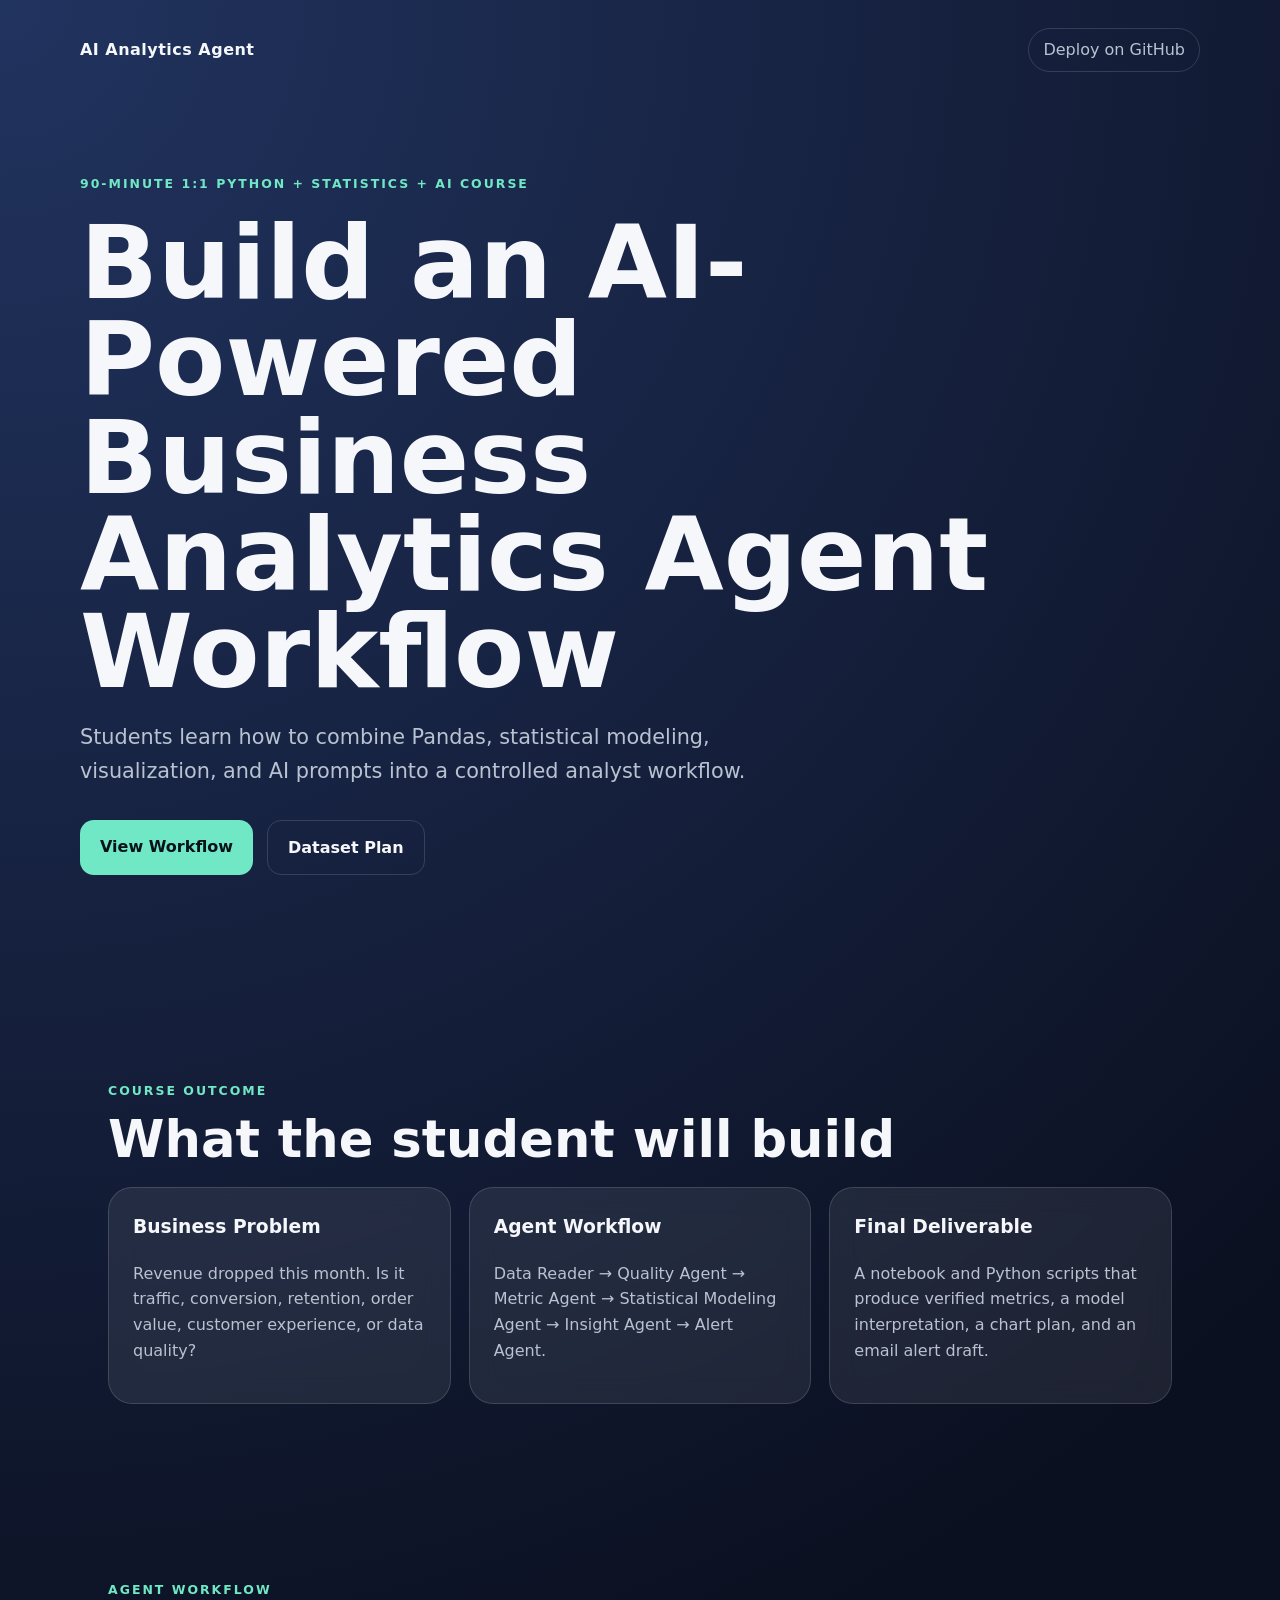
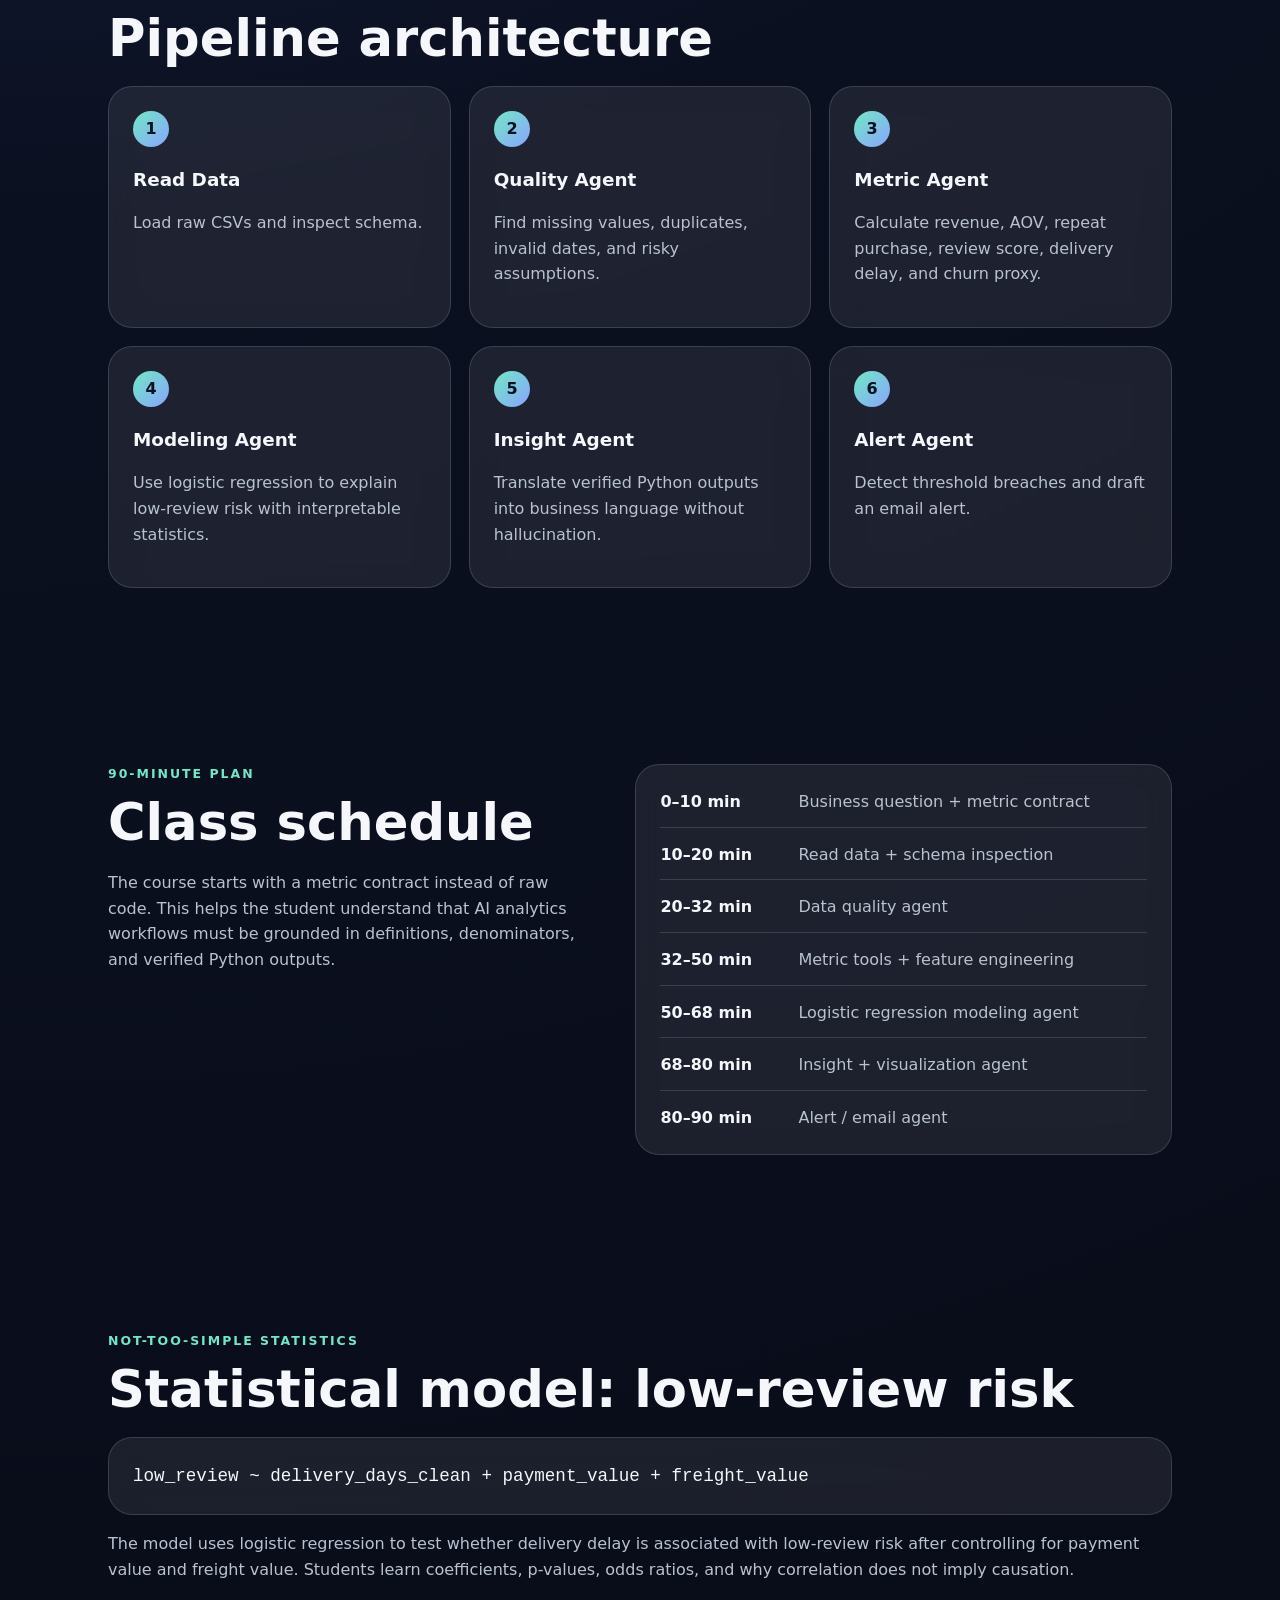
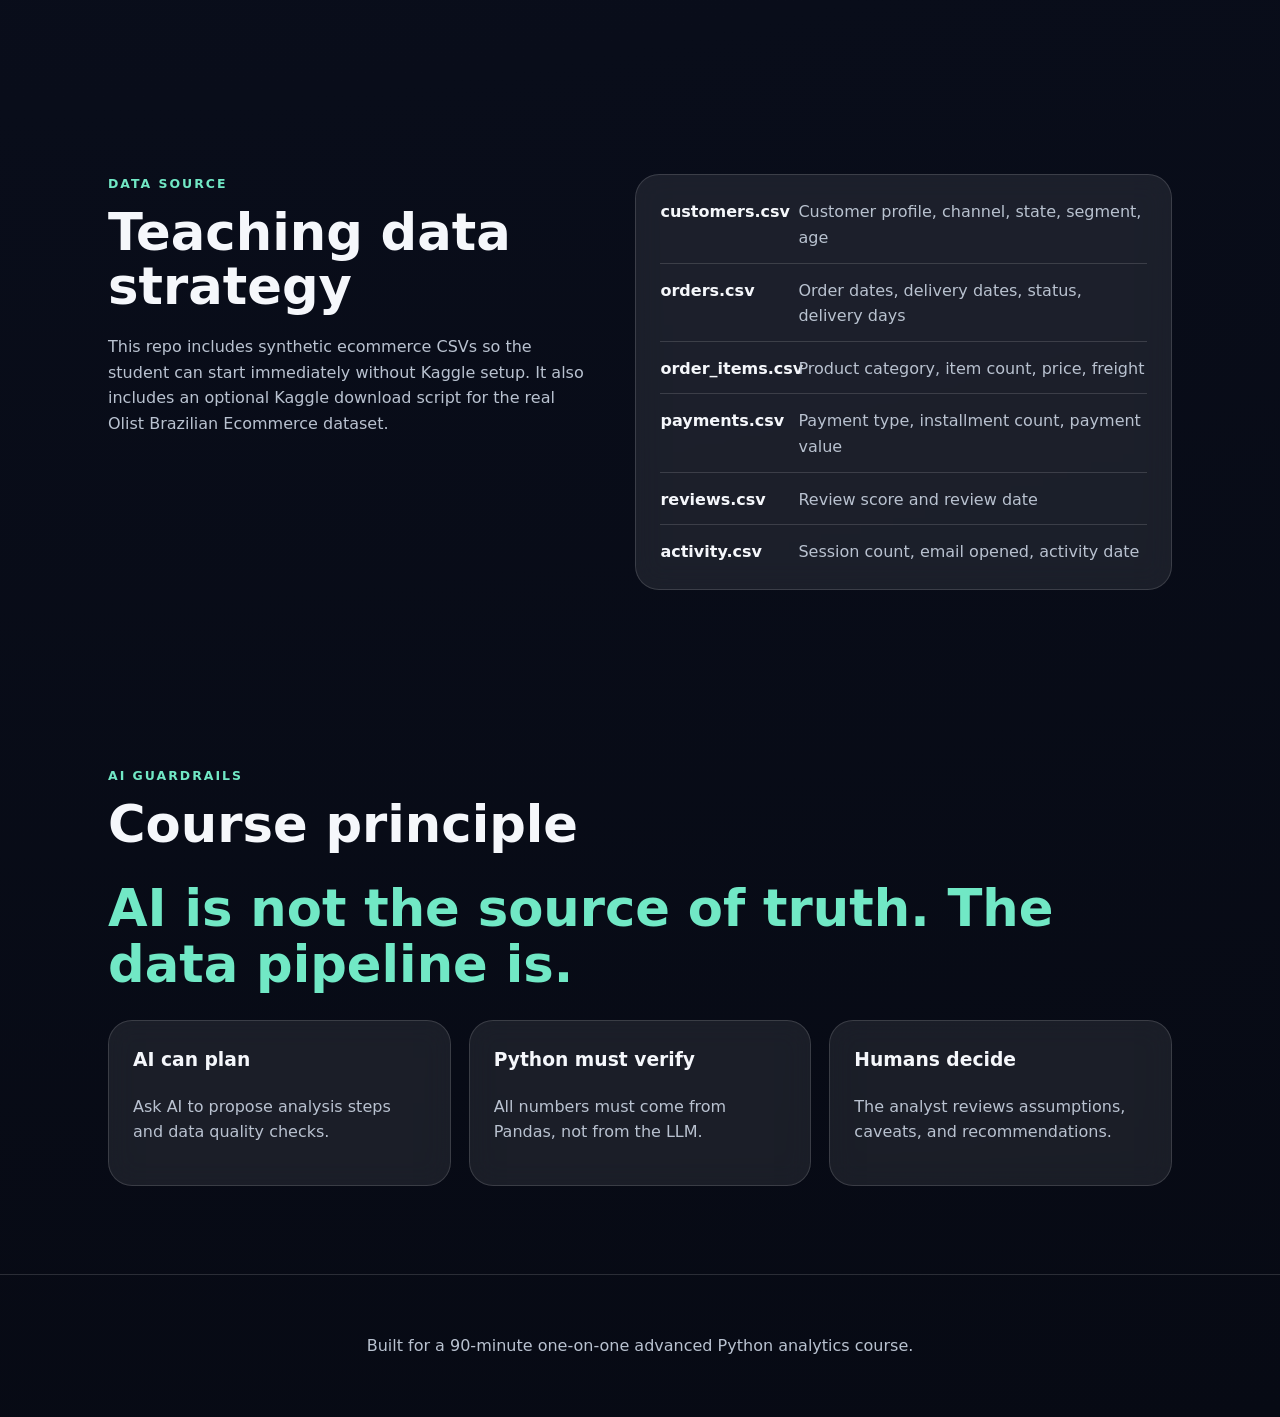
<file: Final/index.html>
<!DOCTYPE html>
<html lang="en">
<head>
  <meta charset="UTF-8" />
  <meta name="viewport" content="width=device-width, initial-scale=1.0" />
  <title>AI Business Analytics Agent Workflow</title>
  <link rel="stylesheet" href="styles.css" />
</head>
<body>
  <header class="hero">
    <nav>
      <div class="logo">AI Analytics Agent</div>
      <a href="https://github.com/" target="_blank" rel="noreferrer">Deploy on GitHub</a>
    </nav>
    <section class="hero-content">
      <p class="eyebrow">90-minute 1:1 Python + Statistics + AI course</p>
      <h1>Build an AI-Powered Business Analytics Agent Workflow</h1>
      <p class="subtitle">
        Students learn how to combine Pandas, statistical modeling, visualization,
        and AI prompts into a controlled analyst workflow.
      </p>
      <div class="cta-row">
        <a class="button primary" href="#workflow">View Workflow</a>
        <a class="button secondary" href="#data">Dataset Plan</a>
      </div>
    </section>
  </header>

  <main>
    <section class="section" id="outcome">
      <div class="section-label">Course outcome</div>
      <h2>What the student will build</h2>
      <div class="outcome-grid">
        <div class="card">
          <h3>Business Problem</h3>
          <p>Revenue dropped this month. Is it traffic, conversion, retention, order value, customer experience, or data quality?</p>
        </div>
        <div class="card">
          <h3>Agent Workflow</h3>
          <p>Data Reader → Quality Agent → Metric Agent → Statistical Modeling Agent → Insight Agent → Alert Agent.</p>
        </div>
        <div class="card">
          <h3>Final Deliverable</h3>
          <p>A notebook and Python scripts that produce verified metrics, a model interpretation, a chart plan, and an email alert draft.</p>
        </div>
      </div>
    </section>

    <section class="section" id="workflow">
      <div class="section-label">Agent workflow</div>
      <h2>Pipeline architecture</h2>
      <div class="pipeline">
        <div class="step"><span>1</span><strong>Read Data</strong><p>Load raw CSVs and inspect schema.</p></div>
        <div class="step"><span>2</span><strong>Quality Agent</strong><p>Find missing values, duplicates, invalid dates, and risky assumptions.</p></div>
        <div class="step"><span>3</span><strong>Metric Agent</strong><p>Calculate revenue, AOV, repeat purchase, review score, delivery delay, and churn proxy.</p></div>
        <div class="step"><span>4</span><strong>Modeling Agent</strong><p>Use logistic regression to explain low-review risk with interpretable statistics.</p></div>
        <div class="step"><span>5</span><strong>Insight Agent</strong><p>Translate verified Python outputs into business language without hallucination.</p></div>
        <div class="step"><span>6</span><strong>Alert Agent</strong><p>Detect threshold breaches and draft an email alert.</p></div>
      </div>
    </section>

    <section class="section split" id="schedule">
      <div>
        <div class="section-label">90-minute plan</div>
        <h2>Class schedule</h2>
        <p>
          The course starts with a metric contract instead of raw code. This helps the student understand that AI analytics workflows must be grounded in definitions, denominators, and verified Python outputs.
        </p>
      </div>
      <div class="schedule-list">
        <div><strong>0–10 min</strong><span>Business question + metric contract</span></div>
        <div><strong>10–20 min</strong><span>Read data + schema inspection</span></div>
        <div><strong>20–32 min</strong><span>Data quality agent</span></div>
        <div><strong>32–50 min</strong><span>Metric tools + feature engineering</span></div>
        <div><strong>50–68 min</strong><span>Logistic regression modeling agent</span></div>
        <div><strong>68–80 min</strong><span>Insight + visualization agent</span></div>
        <div><strong>80–90 min</strong><span>Alert / email agent</span></div>
      </div>
    </section>

    <section class="section" id="model">
      <div class="section-label">Not-too-simple statistics</div>
      <h2>Statistical model: low-review risk</h2>
      <div class="code-card">
        <pre><code>low_review ~ delivery_days_clean + payment_value + freight_value</code></pre>
      </div>
      <p>
        The model uses logistic regression to test whether delivery delay is associated with low-review risk after controlling for payment value and freight value. Students learn coefficients, p-values, odds ratios, and why correlation does not imply causation.
      </p>
    </section>

    <section class="section split" id="data">
      <div>
        <div class="section-label">Data source</div>
        <h2>Teaching data strategy</h2>
        <p>
          This repo includes synthetic ecommerce CSVs so the student can start immediately without Kaggle setup. It also includes an optional Kaggle download script for the real Olist Brazilian Ecommerce dataset.
        </p>
      </div>
      <div class="data-table">
        <div><strong>customers.csv</strong><span>Customer profile, channel, state, segment, age</span></div>
        <div><strong>orders.csv</strong><span>Order dates, delivery dates, status, delivery days</span></div>
        <div><strong>order_items.csv</strong><span>Product category, item count, price, freight</span></div>
        <div><strong>payments.csv</strong><span>Payment type, installment count, payment value</span></div>
        <div><strong>reviews.csv</strong><span>Review score and review date</span></div>
        <div><strong>activity.csv</strong><span>Session count, email opened, activity date</span></div>
      </div>
    </section>

    <section class="section" id="guardrails">
      <div class="section-label">AI guardrails</div>
      <h2>Course principle</h2>
      <blockquote>
        AI is not the source of truth. The data pipeline is.
      </blockquote>
      <div class="guardrail-grid">
        <div class="card"><h3>AI can plan</h3><p>Ask AI to propose analysis steps and data quality checks.</p></div>
        <div class="card"><h3>Python must verify</h3><p>All numbers must come from Pandas, not from the LLM.</p></div>
        <div class="card"><h3>Humans decide</h3><p>The analyst reviews assumptions, caveats, and recommendations.</p></div>
      </div>
    </section>
  </main>

  <footer>
    <p>Built for a 90-minute one-on-one advanced Python analytics course.</p>
  </footer>

  <script src="script.js"></script>
</body>
</html>
</file>
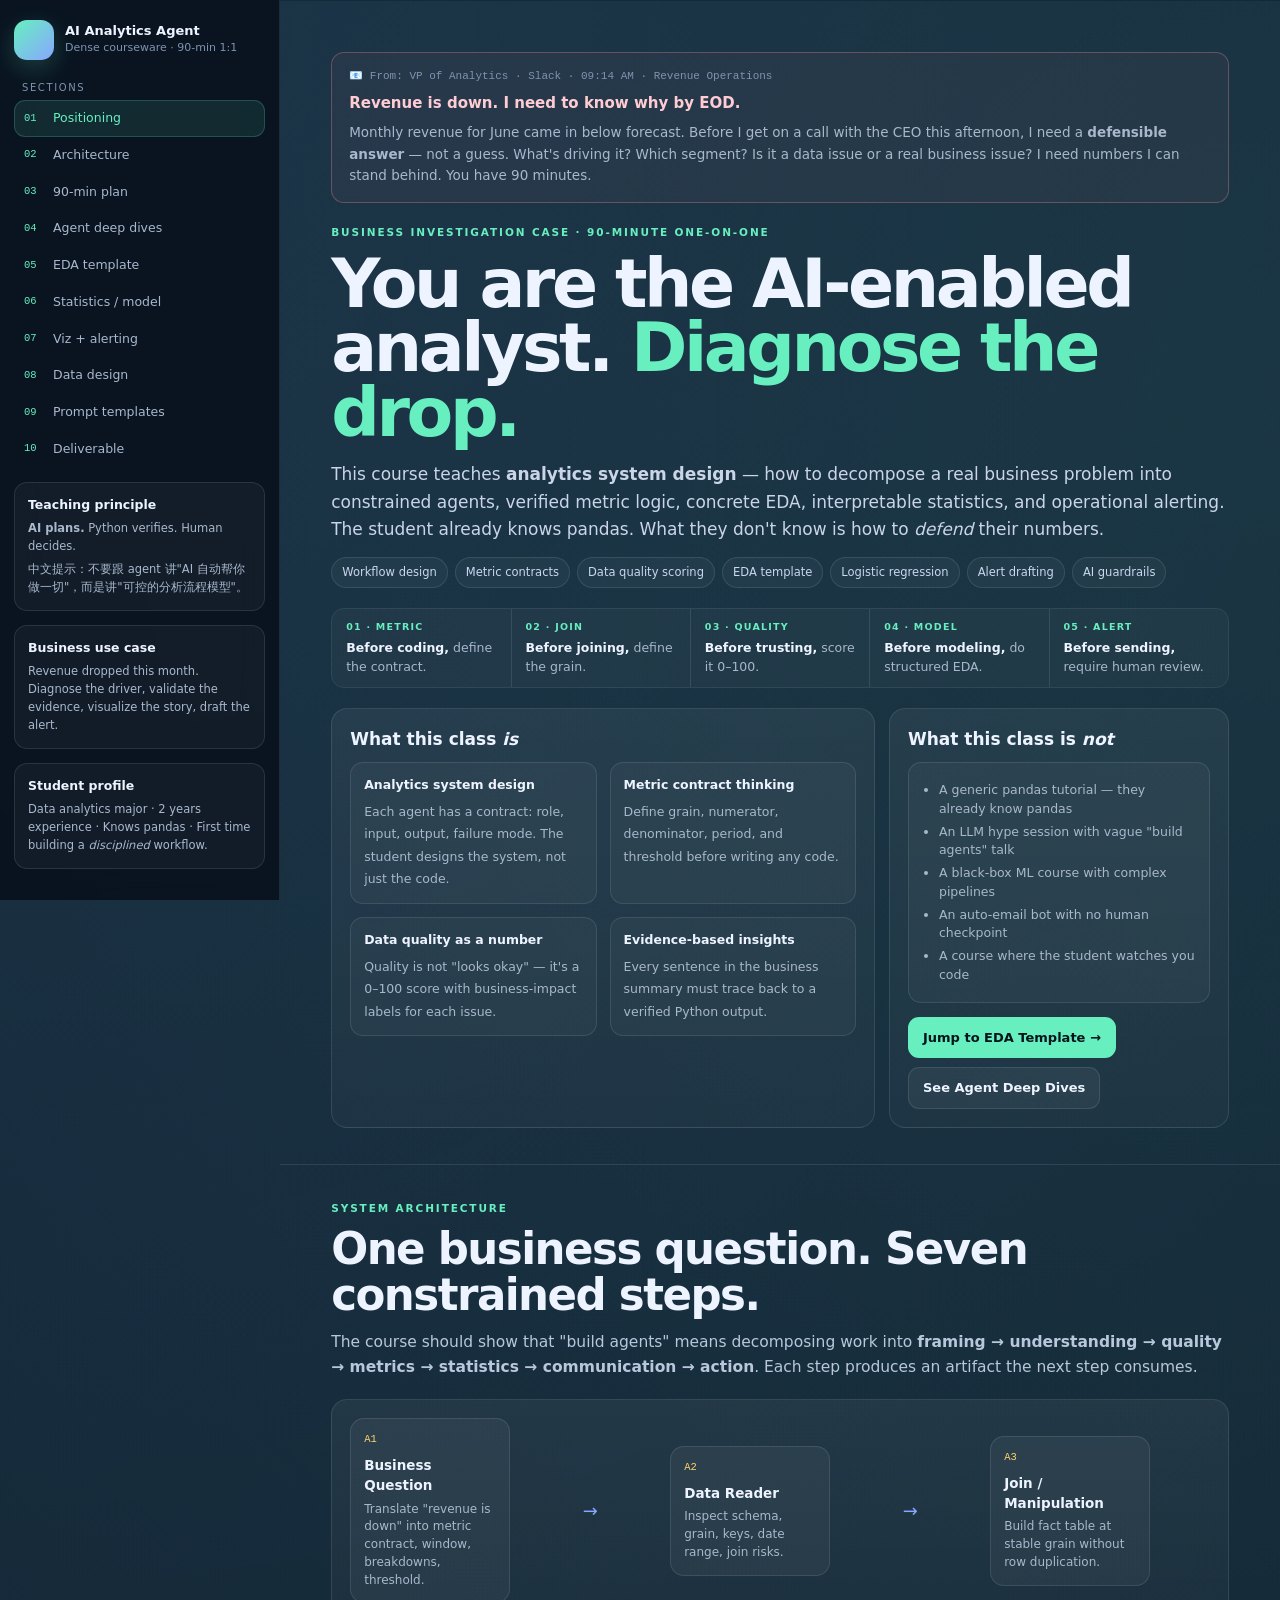
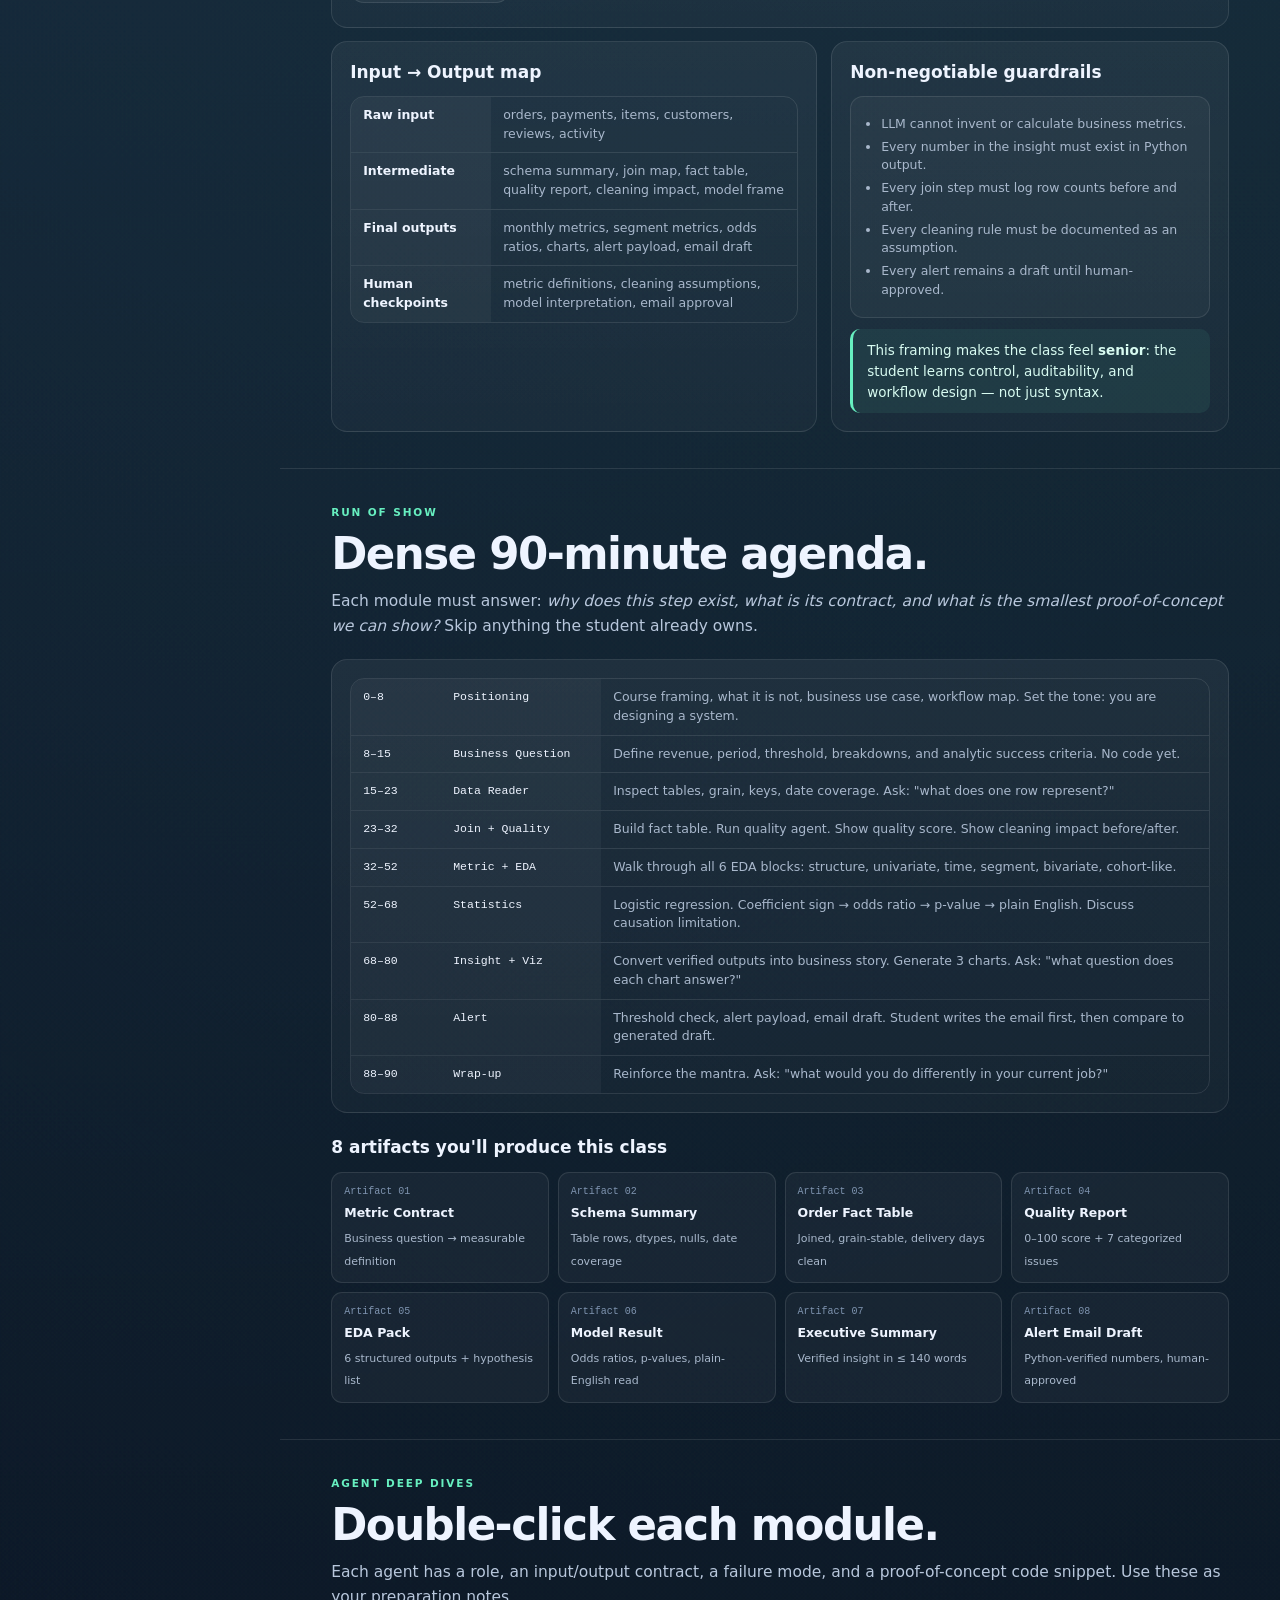
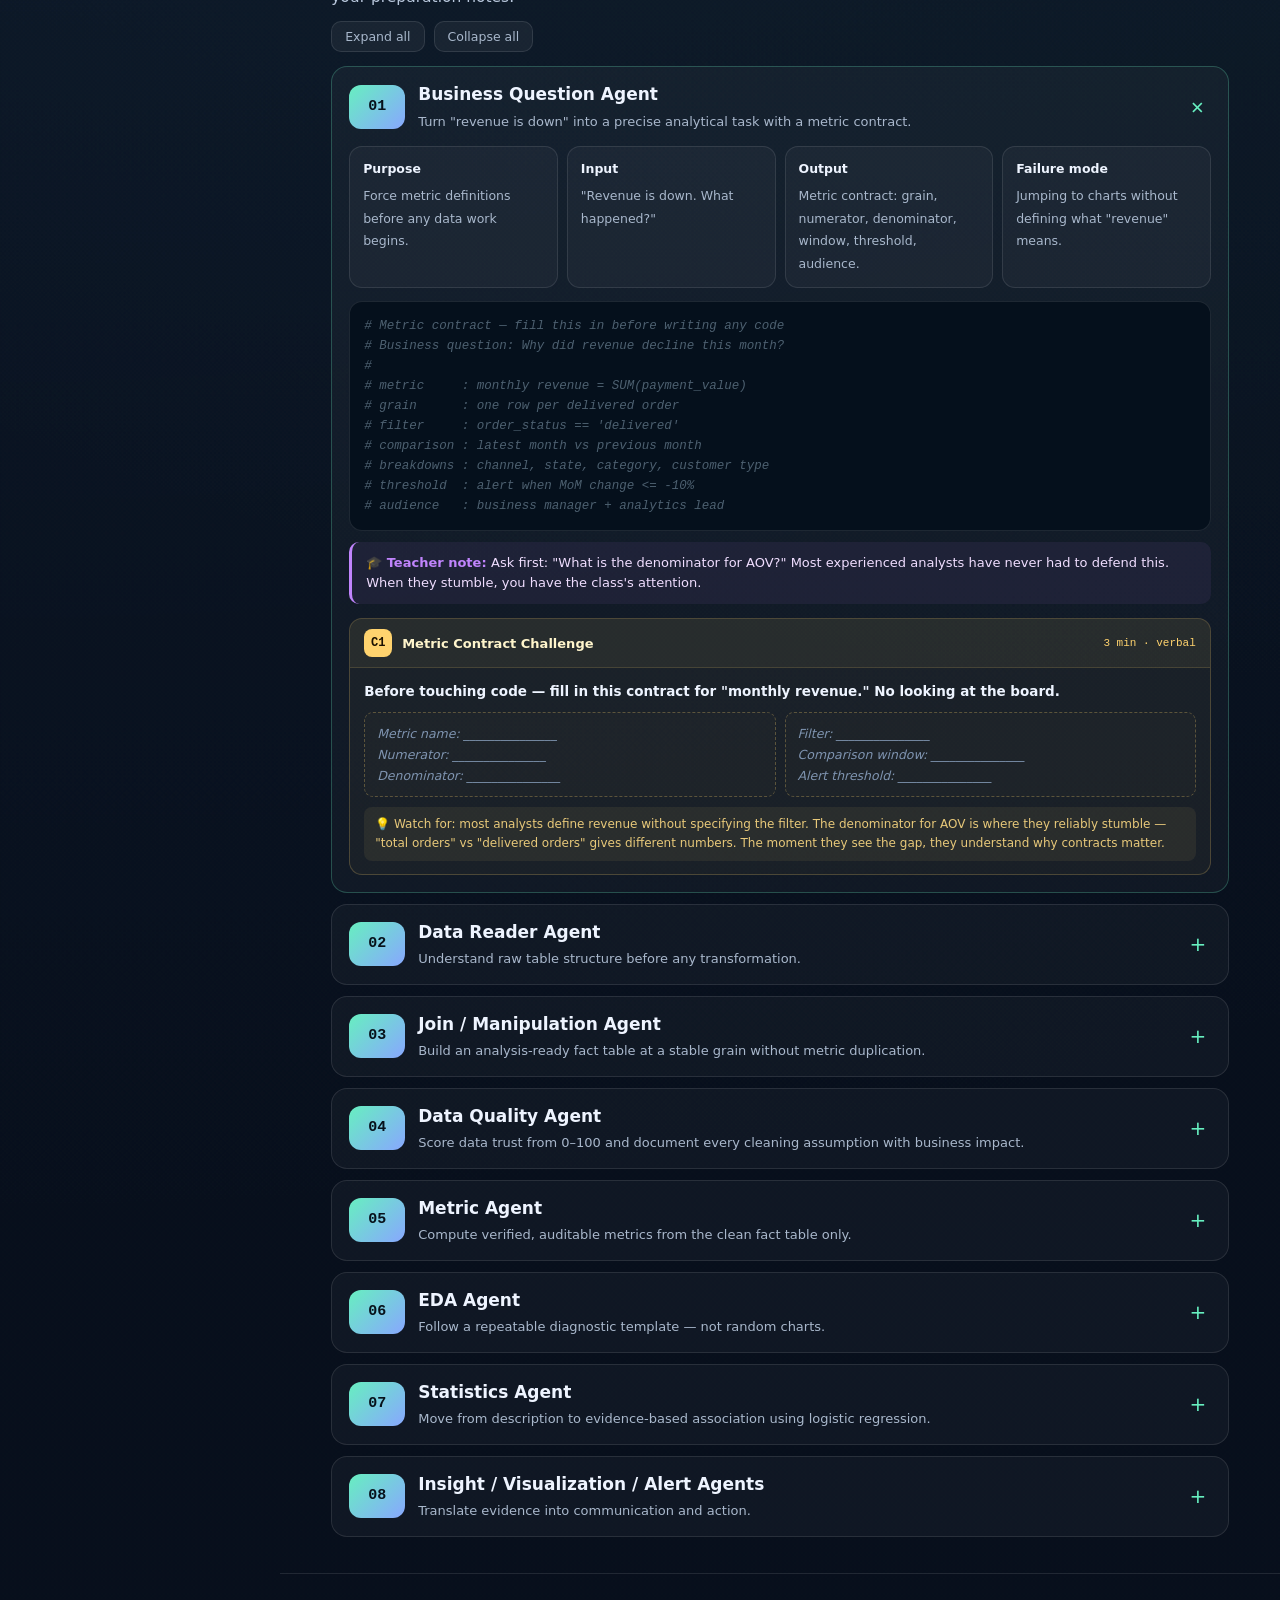
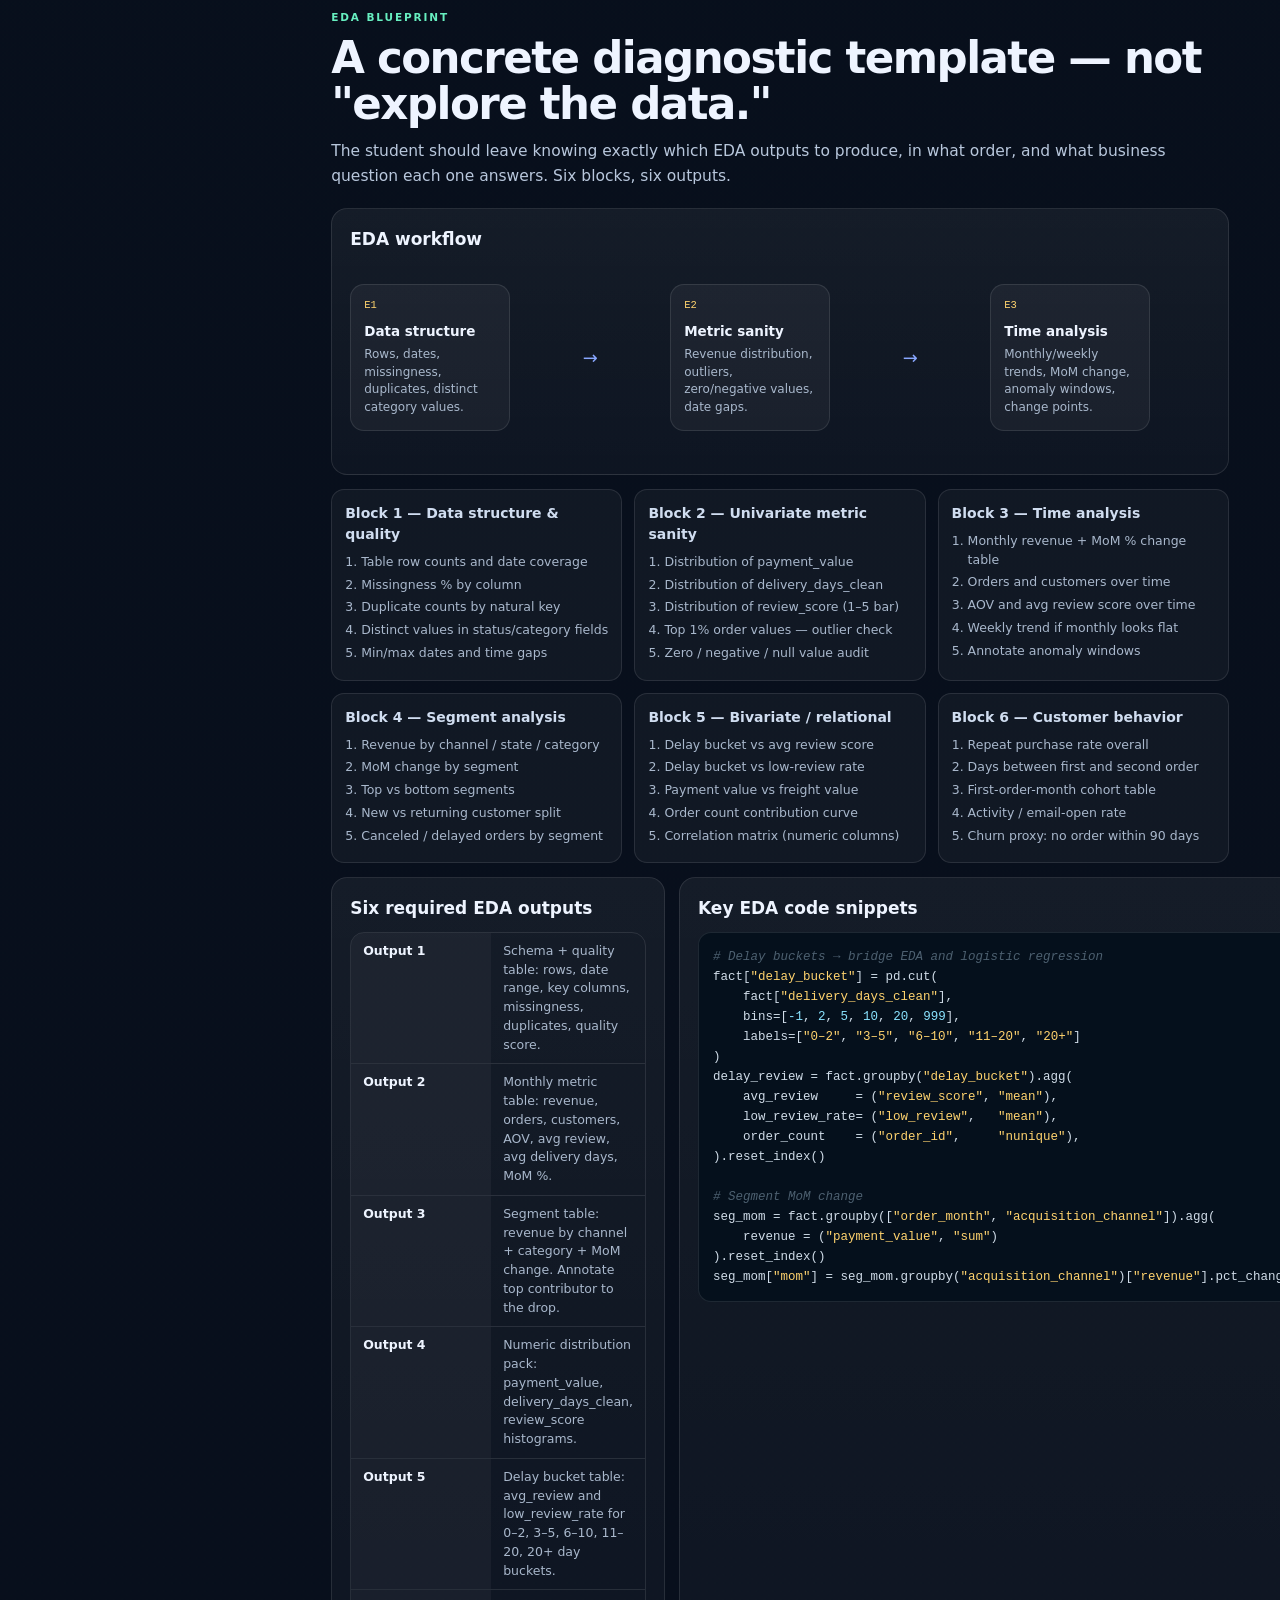
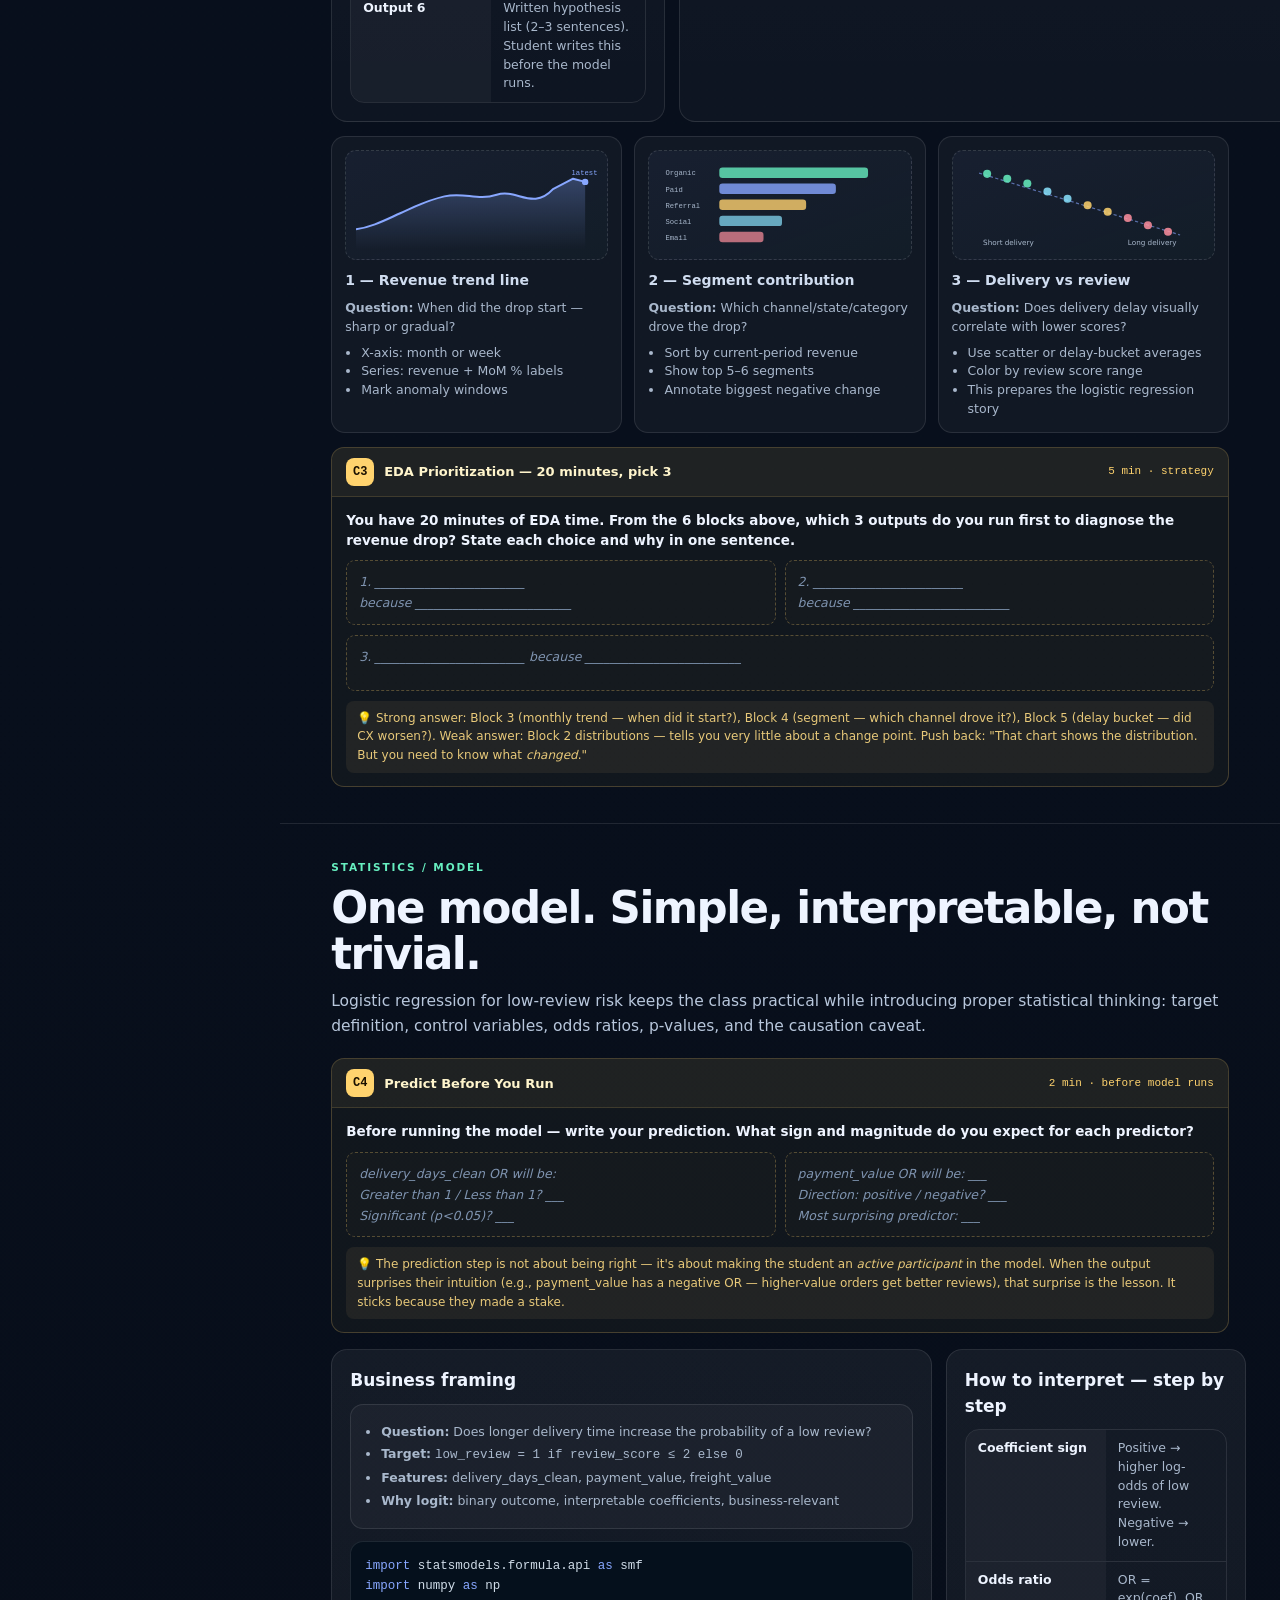
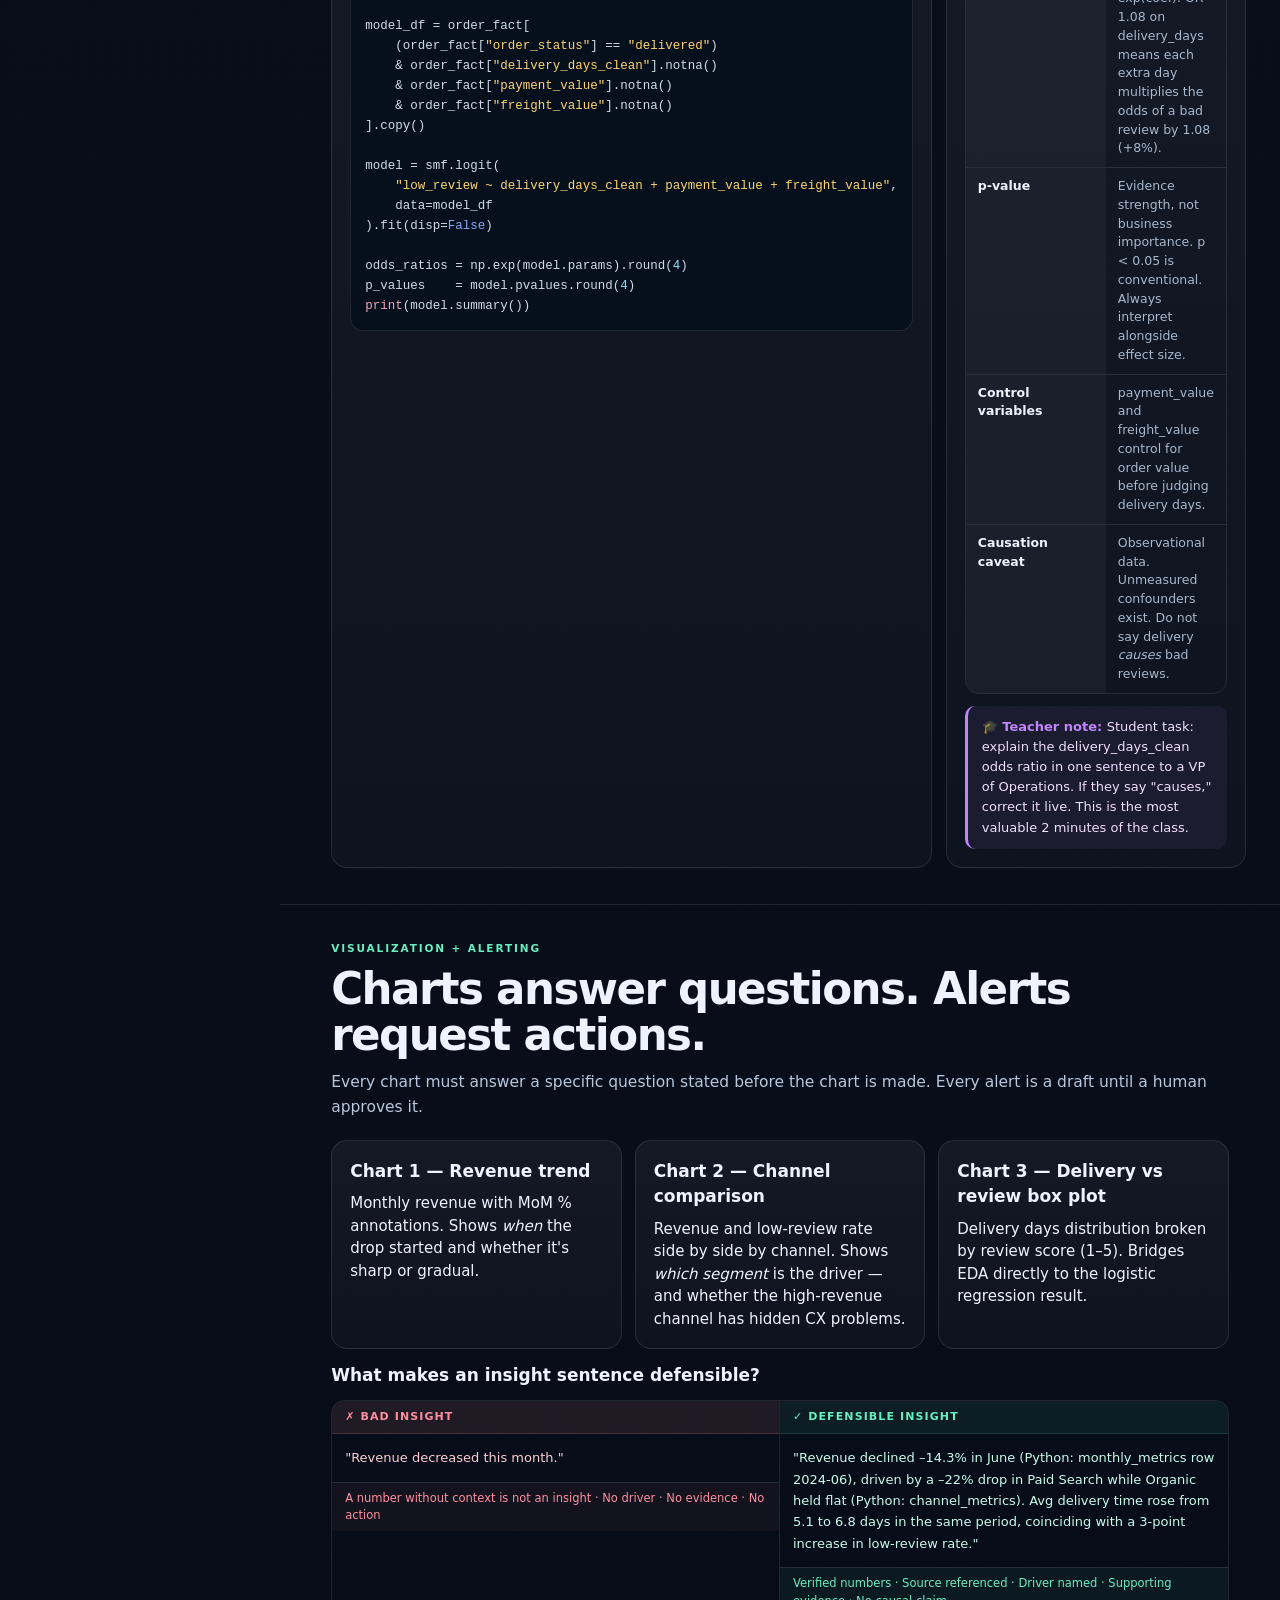
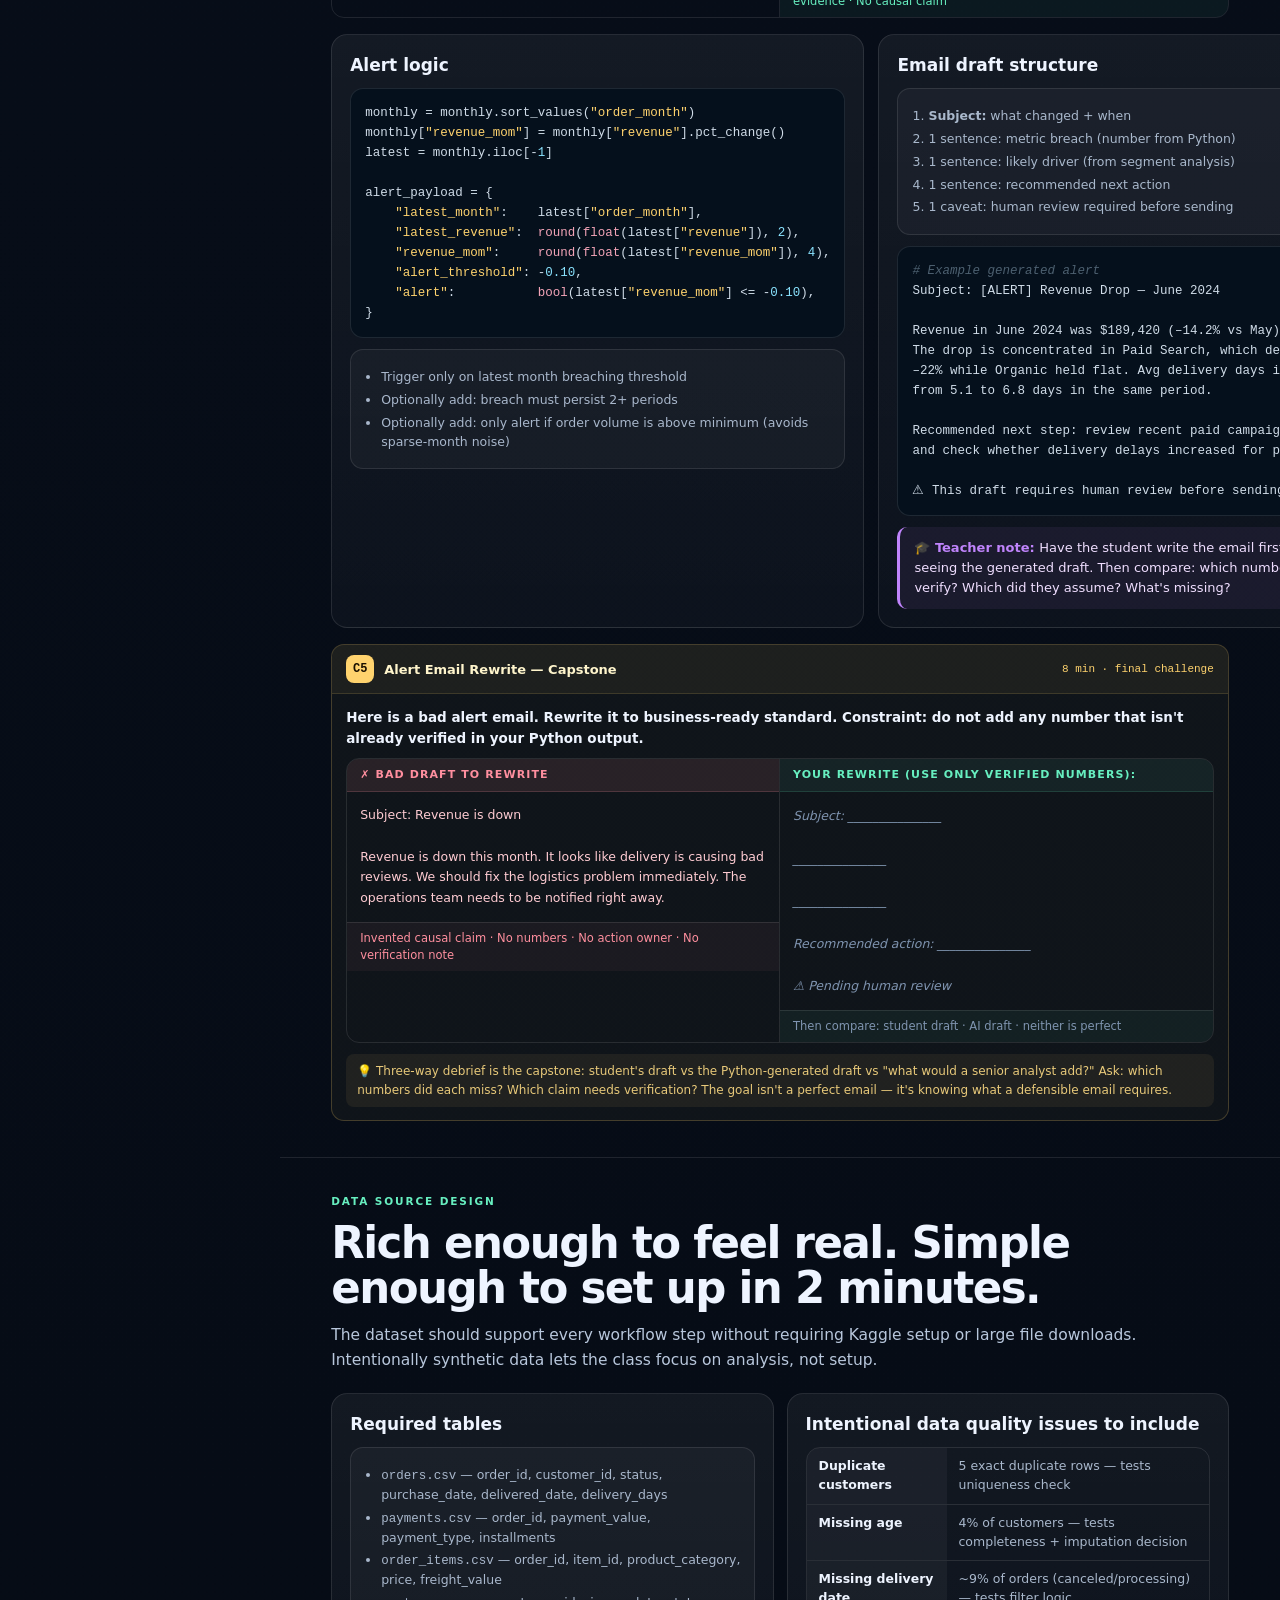
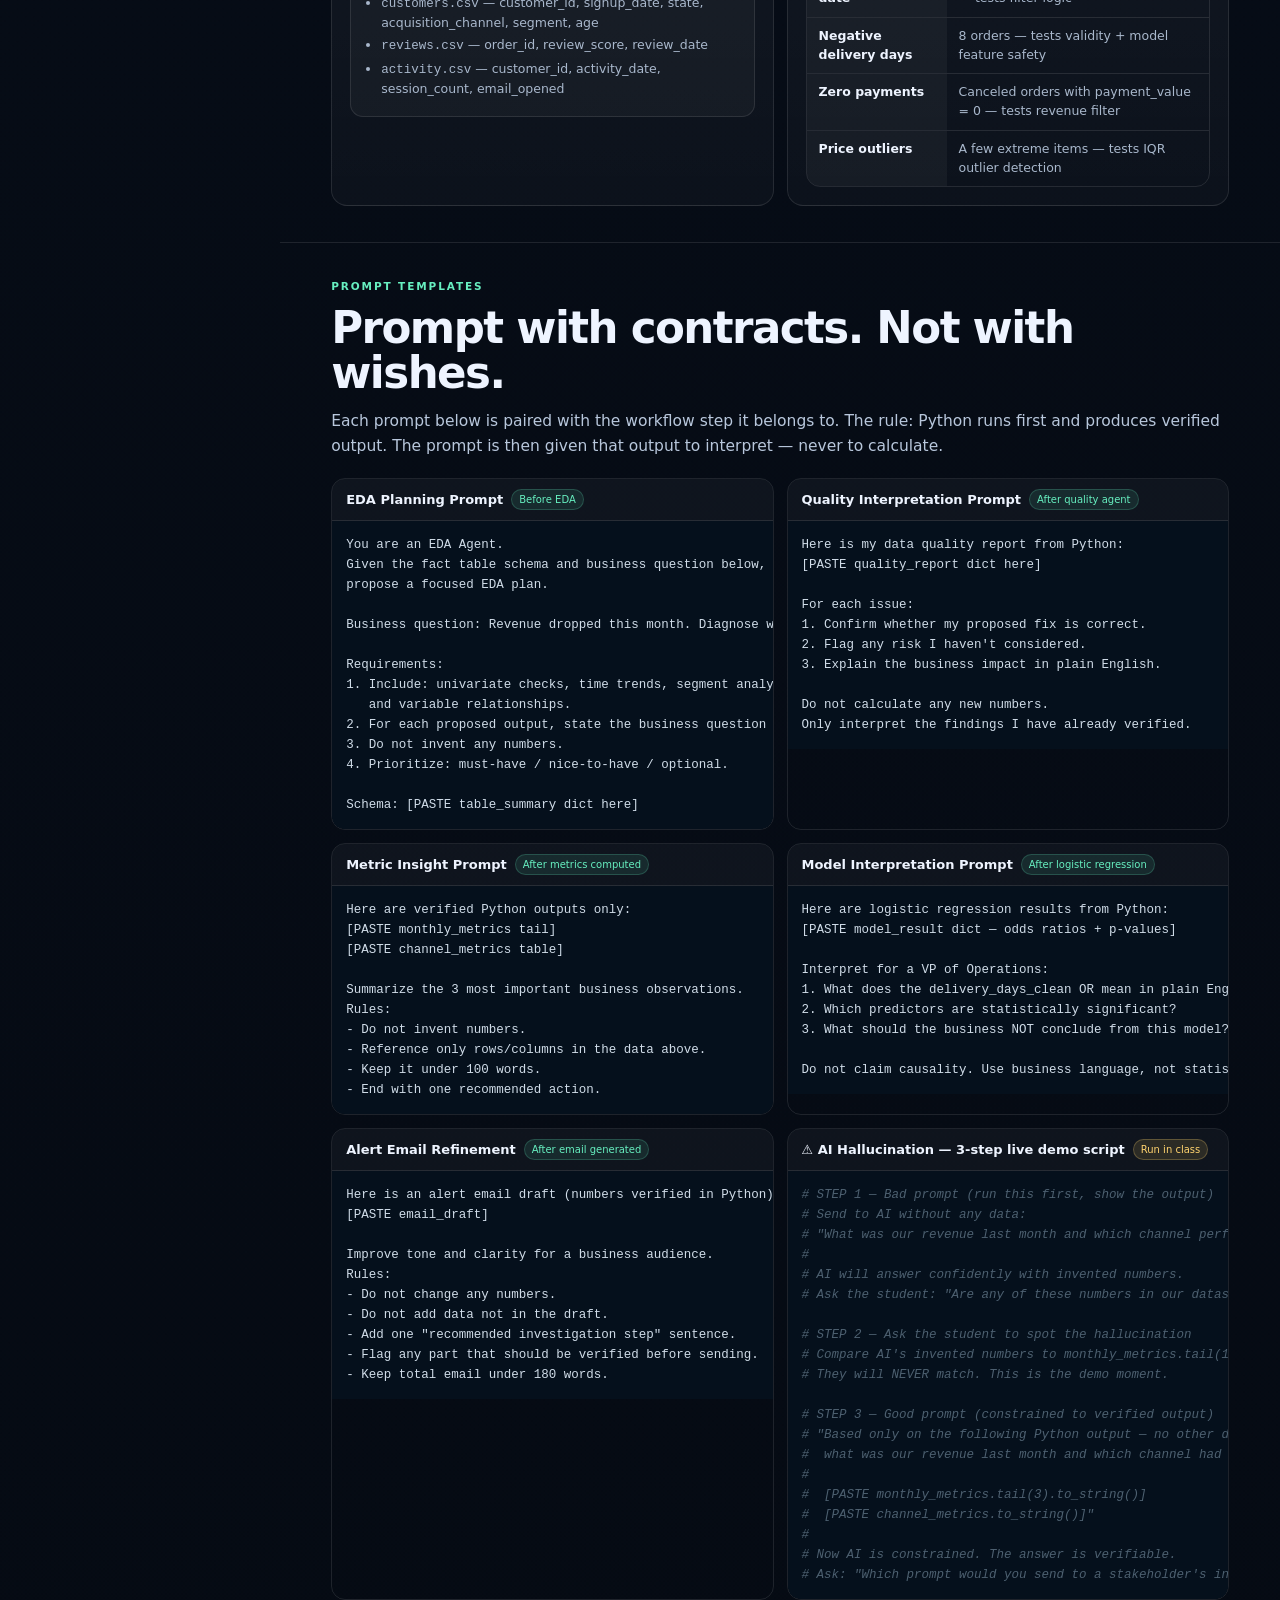
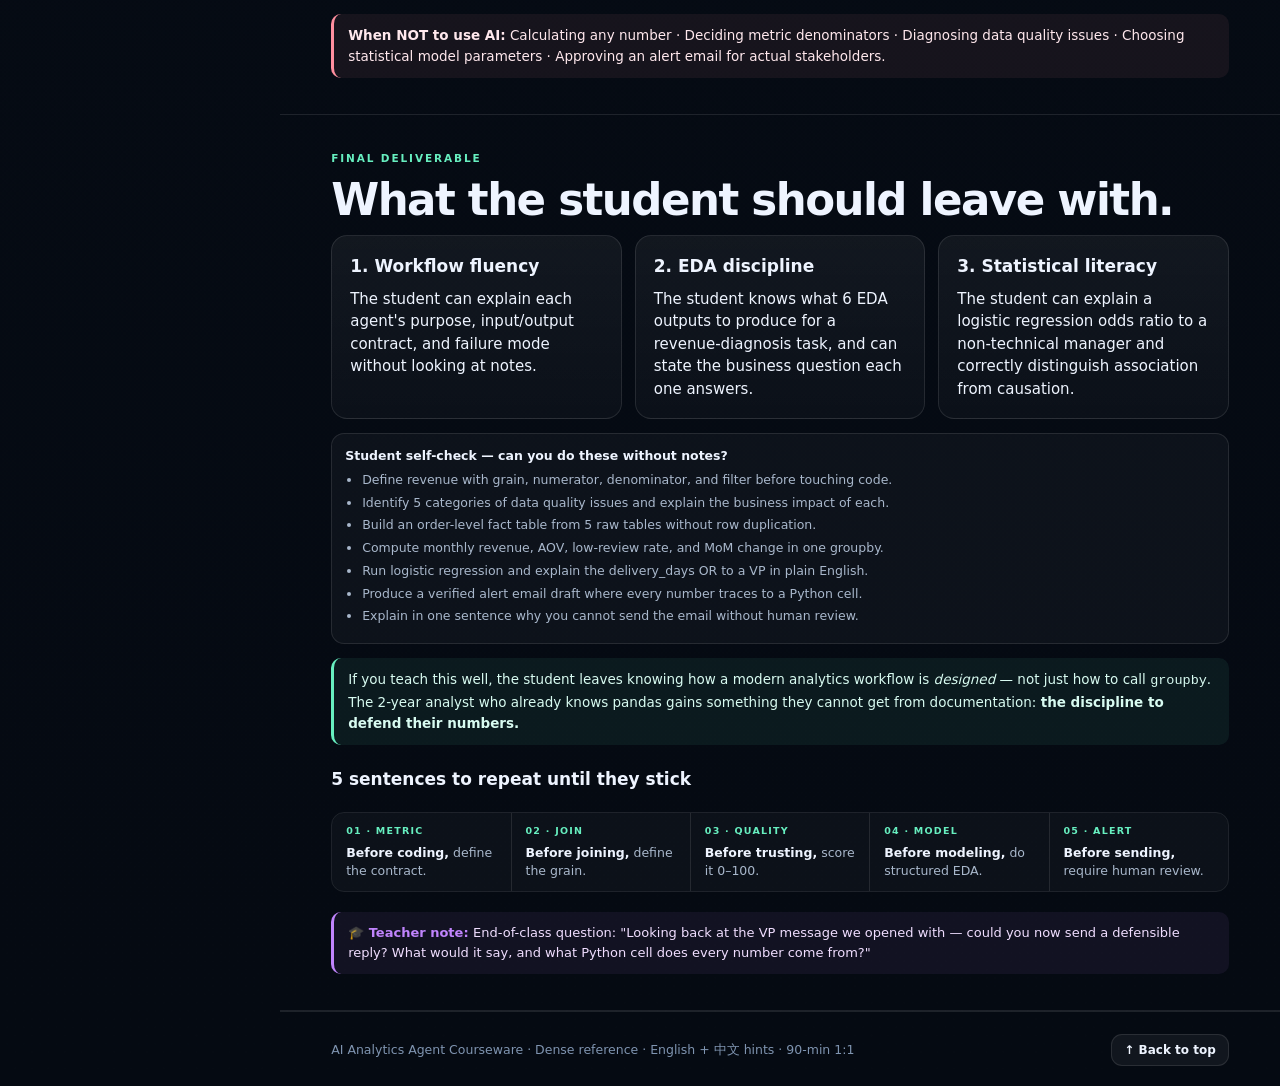
<file: Final/courseware.html>
<!DOCTYPE html>
<html lang="en">
<head>
<meta charset="UTF-8" />
<meta name="viewport" content="width=device-width, initial-scale=1.0" />
<title>AI Business Analytics Agent Workflow — Dense Courseware</title>
<style>
:root {
  --bg:      #07101c;
  --bg2:     #0c1728;
  --panel:   #0f1c31;
  --panel2:  #14233c;
  --text:    #eef4ff;
  --muted:   #7f94b0;
  --muted2:  #a9b8cc;
  --line:    rgba(255,255,255,.1);
  --accent:  #67efc0;
  --accent2: #88a7ff;
  --accent3: #ffd36e;
  --danger:  #ff8f9f;
  --ok:      #8ae3ff;
  --teacher: #c084fc;
  --radius:  16px;
  --shadow:  0 16px 48px rgba(0,0,0,.32);
  --mono:    ui-monospace, SFMono-Regular, Menlo, Consolas, monospace;
  --sans:    Inter, "PingFang SC", "Microsoft YaHei", system-ui, -apple-system, sans-serif;
}
*, *::before, *::after { box-sizing: border-box; margin: 0; padding: 0; }
html { scroll-behavior: smooth; }
body {
  font-family: var(--sans);
  color: var(--text);
  background:
    radial-gradient(circle at 0% 0%,   rgba(104,167,255,.15) 0%, transparent 32%),
    radial-gradient(circle at 100% 3%,  rgba(103,239,192,.11) 0%, transparent 26%),
    linear-gradient(180deg, #07101c 0%, #080f1c 50%, #050a12 100%);
  line-height: 1.5;
  font-size: 15px;
}
a { color: inherit; text-decoration: none; }

/* ── Scroll progress ── */
#progress {
  position: fixed; top: 0; left: 0; z-index: 9999;
  height: 3px; width: 0;
  background: linear-gradient(90deg, var(--accent), var(--accent2));
  transition: width .1s linear;
}

/* ── Layout ── */
.shell { display: grid; grid-template-columns: 280px minmax(0,1fr); min-height: 100vh; }

/* ── Sidebar ── */
aside {
  position: sticky; top: 0; height: 100vh; overflow-y: auto; overflow-x: hidden;
  padding: 20px 14px; border-right: 1px solid var(--line);
  background: rgba(7,16,28,.88); backdrop-filter: blur(18px);
  scrollbar-width: thin; scrollbar-color: var(--line) transparent;
}
aside::-webkit-scrollbar { width: 4px; }
aside::-webkit-scrollbar-thumb { background: var(--line); border-radius: 4px; }

.brand { display: flex; gap: 11px; align-items: center; margin-bottom: 20px; }
.mark {
  width: 40px; height: 40px; border-radius: 13px; flex-shrink: 0;
  background: linear-gradient(135deg, var(--accent), var(--accent2));
  box-shadow: 0 8px 24px rgba(103,239,192,.2);
}
.brand b  { display: block; font-size: 13px; line-height: 1.3; }
.brand em { display: block; color: var(--muted); font-size: 11px; font-style: normal; }

.nav-label { margin: 16px 0 5px; font-size: 10px; letter-spacing: .16em; text-transform: uppercase; color: var(--muted); padding-left: 8px; }

.nav a {
  display: flex; align-items: center; gap: 9px;
  padding: 8px 9px; border-radius: 11px; font-size: 12.5px;
  color: var(--muted2); border: 1px solid transparent;
  transition: all .15s;
}
.nav a:hover { background: rgba(255,255,255,.05); color: var(--text); border-color: var(--line); }
.nav a.active { background: rgba(103,239,192,.1); color: var(--accent); border-color: rgba(103,239,192,.2); }
.nav .num { font-family: var(--mono); color: var(--accent); font-size: 10.5px; min-width: 20px; }

.side-card {
  margin-top: 14px; padding: 13px; border: 1px solid var(--line);
  border-radius: 13px; background: rgba(255,255,255,.04);
}
.side-card b { display: block; font-size: 12.5px; margin-bottom: 6px; }
.side-card p { font-size: 11.5px; color: var(--muted2); line-height: 1.55; margin-top: 5px; }
.side-card p + p { margin-top: 5px; }
.cn { color: var(--accent3); font-size: 11px; }

/* ── Main ── */
main { min-width: 0; }

section {
  padding: 36px clamp(22px, 4vw, 52px);
  border-bottom: 1px solid var(--line);
  opacity: 0; transform: translateY(14px);
  transition: opacity .4s ease, transform .4s ease;
}
section.visible { opacity: 1; transform: translateY(0); }

.hero { padding: 52px clamp(22px, 4vw, 52px) 36px; }

/* ── Typography ── */
.eyebrow, .kicker {
  font-size: 10.5px; letter-spacing: .18em; font-weight: 800;
  text-transform: uppercase; color: var(--accent); margin-bottom: 11px; display: block;
}
h1 {
  font-size: clamp(38px, 5.5vw, 68px); line-height: .95; letter-spacing: -.05em;
  max-width: 960px; margin-bottom: 16px;
}
h2 {
  font-size: clamp(26px, 3.4vw, 44px); line-height: 1.04; letter-spacing: -.035em;
  margin-bottom: 12px;
}
h3 { font-size: 17px; margin-bottom: 8px; }
h4 { font-size: 14px; margin-bottom: 6px; color: #d0ddf0; }

.lead { font-size: 17px; color: #cad5e8; max-width: 920px; line-height: 1.6; }
.sub  { font-size: 15.5px; color: #b8c7dc; max-width: 980px; margin-bottom: 20px; line-height: 1.6; }

/* ── Cards ── */
.card {
  border: 1px solid var(--line); border-radius: var(--radius);
  background: linear-gradient(180deg, rgba(255,255,255,.055), rgba(255,255,255,.028));
  transition: border-color .2s;
}
.card:hover { border-color: rgba(255,255,255,.18); }
.card.pad { padding: 18px; }

/* ── Grid helpers ── */
.grid { display: grid; gap: 13px; }
.g2 { grid-template-columns: repeat(2,minmax(0,1fr)); }
.g3 { grid-template-columns: repeat(3,minmax(0,1fr)); }
.g4 { grid-template-columns: repeat(4,minmax(0,1fr)); }
.quick-grid { display: grid; grid-template-columns: 1.6fr 1fr; gap: 14px; margin-top: 18px; }
.matrix    { display: grid; grid-template-columns: 1.1fr .9fr; gap: 14px; }

/* ── Mini card ── */
.mini {
  padding: 13px; border: 1px solid var(--line); border-radius: 13px;
  background: rgba(255,255,255,.035);
}
.mini b    { display: block; font-size: 12.5px; margin-bottom: 5px; color: var(--text); }
.mini span, .mini li, .mini p { color: var(--muted2); font-size: 12.5px; }
.mini ul, .mini ol { padding-left: 17px; margin-top: 5px; }
.mini li { margin-bottom: 4px; }

/* ── Pills ── */
.pills { display: flex; flex-wrap: wrap; gap: 7px; margin-top: 14px; }
.pill  {
  padding: 6px 10px; border-radius: 999px; border: 1px solid var(--line);
  font-size: 11.5px; color: #c8d8ef; background: rgba(255,255,255,.04);
}

/* ── Buttons ── */
.cta { display: flex; gap: 9px; flex-wrap: wrap; margin-top: 14px; }
.btn {
  padding: 10px 14px; border-radius: 11px; border: 1px solid var(--line);
  font-weight: 700; font-size: 13px; cursor: pointer; transition: opacity .15s;
}
.btn:hover { opacity: .82; }
.btn.primary { background: var(--accent); color: #05131a; border-color: transparent; }
.btn.ghost   { background: rgba(255,255,255,.05); color: var(--text); }

/* ── Table ── */
.tbl { border: 1px solid var(--line); border-radius: 14px; overflow: hidden; }
.tr  { display: grid; border-top: 1px solid var(--line); }
.tr:first-child { border-top: none; }
.td  { padding: 9px 12px; font-size: 12.5px; }
.tr.col3 { grid-template-columns: 90px 160px 1fr; }
.tr.col2 { grid-template-columns: 140px 1fr; }
.tr.col2 .td:first-child { background: rgba(255,255,255,.04); font-weight: 600; color: var(--text); }
.tr.col2 .td:last-child  { color: var(--muted2); }
.tr.col3 .td:first-child, .tr.col3 .td:nth-child(2) { background: rgba(255,255,255,.035); font-family: var(--mono); font-size: 11.5px; }
.tr.col3 .td:last-child { color: var(--muted2); }

/* ── Code ── */
.code {
  position: relative; border: 1px solid var(--line); border-radius: 13px;
  background: #05101c; padding: 14px 14px 14px; overflow-x: auto;
}
.code pre {
  margin: 0; white-space: pre; color: #d0dce8;
  font: 12.5px/1.6 var(--mono);
}
.code-label {
  position: absolute; top: 9px; right: 10px;
  font: 10.5px var(--mono); color: var(--muted); pointer-events: none;
}
.copy-btn {
  position: absolute; top: 8px; right: 10px;
  padding: 3px 8px; border-radius: 7px; border: 1px solid var(--line);
  background: rgba(255,255,255,.06); color: var(--muted2); font: 11px var(--mono);
  cursor: pointer; transition: all .15s; opacity: 0;
}
.code:hover .copy-btn { opacity: 1; }
.copy-btn:hover { background: rgba(103,239,192,.15); color: var(--accent); border-color: rgba(103,239,192,.3); }
.copy-btn.copied { color: var(--accent); border-color: rgba(103,239,192,.35); }

/* Syntax tokens */
.kw  { color: #88a7ff; }
.fn  { color: #67efc0; }
.str { color: #ffd36e; }
.cm  { color: #4d6070; font-style: italic; }
.num { color: #8ae3ff; }
.bi  { color: #f4a4b8; }
.op  { color: #a8c0d0; }

/* ── Callouts ── */
.note {
  padding: 11px 14px; border-left: 3px solid var(--accent);
  background: rgba(103,239,192,.07); border-radius: 10px;
  color: #d8fbf1; font-size: 13.5px; line-height: 1.55;
}
.warn {
  padding: 11px 14px; border-left: 3px solid var(--danger);
  background: rgba(255,143,159,.07); border-radius: 10px;
  color: #ffe8ed; font-size: 13.5px; line-height: 1.55;
}
.teacher {
  padding: 11px 14px; border-left: 3px solid var(--teacher);
  background: rgba(192,132,252,.07); border-radius: 10px;
  color: #f0deff; font-size: 13px; line-height: 1.55;
}
.teacher::before {
  content: "🎓 Teacher note: ";
  font-weight: 700; color: var(--teacher);
}
.anti {
  padding: 11px 14px; border-left: 3px solid var(--accent3);
  background: rgba(255,211,110,.07); border-radius: 10px;
  color: #fff8e0; font-size: 13px; line-height: 1.55;
}
.anti::before {
  content: "⚠ Anti-pattern: ";
  font-weight: 700; color: var(--accent3);
}

/* ── Quality badge ── */
.q-badge {
  display: inline-flex; align-items: center; gap: 8px;
  padding: 6px 14px; border-radius: 999px; border: 1px solid rgba(103,239,192,.3);
  background: rgba(103,239,192,.1); margin-bottom: 12px;
}
.q-score { font-size: 22px; font-weight: 900; color: var(--accent); font-family: var(--mono); }
.q-label { font-size: 12px; color: var(--muted2); }

/* ── Flow diagram ── */
.flow-wrap { overflow-x: auto; padding-bottom: 6px; }
.flow-h {
  display: grid; grid-auto-flow: column; grid-auto-columns: minmax(160px,1fr);
  gap: 0; align-items: center; min-width: 1020px;
}
.step {
  padding: 13px; border-radius: 14px;
  background: rgba(255,255,255,.048); border: 1px solid var(--line);
  min-height: 110px; transition: border-color .2s, background .2s;
}
.step:hover { border-color: rgba(103,239,192,.3); background: rgba(103,239,192,.04); }
.step .sid { font-family: var(--mono); font-size: 10.5px; color: var(--accent3); display: block; margin-bottom: 7px; }
.step b    { display: block; font-size: 13.5px; margin-bottom: 5px; }
.step p    { font-size: 12px; color: var(--muted2); line-height: 1.48; }

.arr {
  display: grid; place-items: center; color: var(--accent2); font-size: 18px;
  padding: 0 2px; flex-shrink: 0;
}

/* ── Agent expandable ── */
.agent {
  margin-top: 11px; border: 1px solid var(--line); border-radius: 16px;
  overflow: hidden; background: rgba(255,255,255,.036);
  transition: border-color .2s;
}
.agent[open] { border-color: rgba(103,239,192,.25); }
.agent summary {
  list-style: none; cursor: pointer;
  padding: 15px 17px; display: grid; grid-template-columns: 56px 1fr 26px; gap: 13px; align-items: center;
  user-select: none;
}
.agent summary::-webkit-details-marker { display: none; }
.agent summary:hover { background: rgba(255,255,255,.03); }

.agent .idx {
  display: grid; place-items: center; height: 44px; border-radius: 12px;
  font-weight: 900; font-size: 15px; font-family: var(--mono); color: #07111b;
  background: linear-gradient(135deg, var(--accent), var(--accent2));
}
.agent summary h3 { font-size: 17px; margin: 0; }
.agent summary p  { margin: 4px 0 0; color: var(--muted2); font-size: 13px; }
.chev { font-size: 20px; color: var(--accent); transition: transform .2s; text-align: center; }
.agent[open] .chev { transform: rotate(45deg); }

.agent-body  { padding: 0 17px 17px; }
.agent-grid  { display: grid; grid-template-columns: repeat(4,minmax(0,1fr)); gap: 9px; margin-bottom: 13px; }

/* ── EDA checklist ── */
.checklist { display: grid; grid-template-columns: repeat(3,minmax(0,1fr)); gap: 12px; }
.check { padding: 13px; border: 1px solid var(--line); border-radius: 13px; background: rgba(255,255,255,.04); }
.check h4 { margin-bottom: 8px; }
.check ol  { padding-left: 16px; color: var(--muted2); font-size: 12.5px; }
.check li  { margin-bottom: 4px; }

/* ── Chart card ── */
.chart-grid { display: grid; grid-template-columns: repeat(3,minmax(0,1fr)); gap: 12px; margin-top: 14px; }
.chart-card {
  padding: 13px; border: 1px solid var(--line); border-radius: 14px;
  background: rgba(255,255,255,.04);
}
.chart-card h4 { margin-bottom: 8px; }
.chart-card p, .chart-card li { color: var(--muted2); font-size: 12.5px; }
.chart-card ul { padding-left: 16px; margin-top: 7px; }

.chart-swatch {
  height: 110px; border-radius: 11px; border: 1px dashed rgba(255,255,255,.13);
  background: linear-gradient(160deg,rgba(136,167,255,.055),rgba(103,239,192,.025));
  margin-bottom: 10px; overflow: hidden; position: relative;
}

/* ── Before/After table ── */
.ba-grid { display: grid; grid-template-columns: repeat(3,minmax(0,1fr)); gap: 10px; margin-top: 10px; }
.ba-cell { padding: 11px; border: 1px solid var(--line); border-radius: 12px; background: rgba(255,255,255,.04); text-align: center; }
.ba-cell .label { font-size: 10.5px; text-transform: uppercase; letter-spacing: .1em; color: var(--muted); margin-bottom: 6px; }
.ba-cell .before { font-size: 20px; font-weight: 700; font-family: var(--mono); color: var(--danger); }
.ba-cell .after  { font-size: 20px; font-weight: 700; font-family: var(--mono); color: var(--accent); }
.ba-cell .arrow  { color: var(--muted); font-size: 14px; margin: 2px 0; }
.ba-cell .note   { font-size: 11px; color: var(--muted); margin-top: 4px; }

/* ── Prompt block ── */
.prompt-grid { display: grid; grid-template-columns: repeat(2,minmax(0,1fr)); gap: 13px; }
.prompt-card { border: 1px solid var(--line); border-radius: 14px; overflow: hidden; }
.prompt-card .ph {
  padding: 10px 14px; border-bottom: 1px solid var(--line);
  background: rgba(255,255,255,.04); display: flex; align-items: center; gap: 8px;
}
.prompt-card .ph b { font-size: 13px; }
.prompt-card .ph .tag { font-size: 10px; padding: 2px 7px; border-radius: 999px; background: rgba(103,239,192,.1); color: var(--accent); border: 1px solid rgba(103,239,192,.2); }
.prompt-card .code { border-radius: 0; border: none; border-top: none; }

/* ── Expand all btn ── */
.expand-btn {
  padding: 7px 13px; border-radius: 10px; border: 1px solid var(--line);
  background: rgba(255,255,255,.05); color: var(--muted2); font-size: 12.5px;
  cursor: pointer; transition: all .15s; font-family: var(--sans);
}
.expand-btn:hover { border-color: rgba(103,239,192,.3); color: var(--accent); }

/* ── Footer ── */
footer {
  padding: 22px clamp(22px,4vw,52px); font-size: 12.5px; color: var(--muted);
  border-top: 1px solid var(--line);
  display: flex; justify-content: space-between; align-items: center; flex-wrap: wrap; gap: 8px;
}

/* ── VP Message ── */
.vp-msg {
  border: 1px solid rgba(255,143,159,.3); background: rgba(255,143,159,.05);
  border-radius: 13px; padding: 15px 17px; margin-bottom: 22px;
}
.vp-msg .vp-meta { font-size: 11px; color: var(--muted); font-family: var(--mono); margin-bottom: 7px; }
.vp-msg .vp-subject { font-size: 15px; font-weight: 700; color: #ffccd3; margin-bottom: 8px; }
.vp-msg .vp-body { font-size: 13.5px; color: var(--muted2); line-height: 1.6; }

/* ── Mantra banner ── */
.mantra-bar {
  display: flex; flex-wrap: wrap; border: 1px solid var(--line);
  border-radius: 13px; overflow: hidden; margin: 20px 0;
}
.mantra-item {
  flex: 1; min-width: 170px; padding: 11px 14px;
  border-right: 1px solid var(--line); background: rgba(255,255,255,.03);
}
.mantra-item:last-child { border-right: none; }
.mantra-item .mn { font-size: 9.5px; color: var(--accent); text-transform: uppercase; letter-spacing: .13em; margin-bottom: 5px; font-weight: 700; }
.mantra-item p { font-size: 12.5px; color: var(--muted2); margin: 0; line-height: 1.45; }
.mantra-item strong { color: var(--text); }

/* ── Checkpoint card ── */
.checkpoint {
  border: 1px solid rgba(255,211,110,.22); background: rgba(255,211,110,.04);
  border-radius: 13px; margin-top: 14px; overflow: hidden;
}
.checkpoint .cp-hd {
  display: flex; align-items: center; gap: 10px;
  padding: 10px 14px; border-bottom: 1px solid rgba(255,211,110,.14);
  background: rgba(255,211,110,.06);
}
.checkpoint .cp-num {
  display: grid; place-items: center; width: 28px; height: 28px; border-radius: 8px;
  background: var(--accent3); color: #1a1000; font-weight: 900; font-size: 12px;
  font-family: var(--mono); flex-shrink: 0;
}
.checkpoint .cp-title { font-weight: 700; font-size: 13px; color: #fff5cc; }
.checkpoint .cp-time  { margin-left: auto; font-size: 11px; color: var(--accent3); font-family: var(--mono); white-space: nowrap; }
.checkpoint .cp-bd    { padding: 13px 14px; }
.checkpoint .cp-q     { font-size: 13.5px; color: var(--text); margin-bottom: 10px; font-weight: 600; line-height: 1.5; }
.cp-row { display: grid; grid-template-columns: 1fr 1fr; gap: 9px; margin-bottom: 10px; }
.cp-blank {
  border: 1px dashed rgba(255,211,110,.28); border-radius: 9px;
  padding: 10px 12px; min-height: 56px; color: var(--muted);
  font-size: 12.5px; font-style: italic; background: rgba(255,211,110,.02);
  line-height: 1.7;
}
.cp-tip {
  padding: 8px 11px; border-radius: 8px; background: rgba(255,211,110,.07);
  font-size: 12px; color: #e8c97a; line-height: 1.55;
}

/* ── Bad vs Good split ── */
.bg-split {
  display: grid; grid-template-columns: 1fr 1fr; gap: 0;
  border: 1px solid var(--line); border-radius: 13px; overflow: hidden;
}
.bg-col.bad  { border-right: 1px solid var(--line); }
.bg-col .bg-lbl {
  padding: 8px 13px; font-size: 11px; font-weight: 700;
  letter-spacing: .1em; text-transform: uppercase;
}
.bg-col.bad  .bg-lbl { background: rgba(255,143,159,.1); color: var(--danger); border-bottom: 1px solid rgba(255,143,159,.18); }
.bg-col.good .bg-lbl { background: rgba(103,239,192,.07); color: var(--accent); border-bottom: 1px solid rgba(103,239,192,.14); }
.bg-col .bg-body { padding: 13px; font-size: 13px; line-height: 1.65; }
.bg-col.bad  .bg-body { color: #ffccd3; }
.bg-col.good .bg-body { color: #c8faea; }
.bg-col .bg-verdict { padding: 7px 13px; font-size: 11.5px; border-top: 1px solid var(--line); }
.bg-col.bad  .bg-verdict { color: var(--danger); background: rgba(255,143,159,.05); }
.bg-col.good .bg-verdict { color: var(--accent); background: rgba(103,239,192,.05); }
.bg-num { font-size: 22px; font-weight: 900; font-family: var(--mono); display: block; margin-top: 6px; }

/* ── Sample output table ── */
.out-preview {
  border: 1px solid var(--line); border-radius: 12px; overflow: hidden; margin-top: 12px;
}
.out-preview .op-hd {
  padding: 7px 12px; background: rgba(255,255,255,.04);
  border-bottom: 1px solid var(--line);
  font-size: 11px; color: var(--muted); font-family: var(--mono);
}
.out-preview .op-hd span { color: var(--accent); font-weight: 700; }
.out-preview table { width: 100%; border-collapse: collapse; font: 11.5px/1.4 var(--mono); overflow-x: auto; display: block; }
.out-preview th { padding: 6px 10px; background: rgba(255,255,255,.04); color: var(--muted2); font-weight: 600; border-bottom: 1px solid var(--line); text-align: right; white-space: nowrap; }
.out-preview th:first-child { text-align: left; }
.out-preview td { padding: 5px 10px; border-bottom: 1px solid rgba(255,255,255,.04); color: #cdd8e8; text-align: right; white-space: nowrap; }
.out-preview td:first-child { text-align: left; color: var(--muted2); }
.out-preview tr:last-child td { border-bottom: none; }
.out-preview .alert-row td { background: rgba(255,143,159,.06); }
.out-preview .alert-row td:first-child { color: #ffb3be; }
.up  { color: var(--accent) !important; }
.dn  { color: var(--danger) !important; }
.nu  { color: var(--muted)  !important; }

/* ── Artifacts tracker ── */
.artifacts {
  display: grid; grid-template-columns: repeat(4, minmax(0,1fr)); gap: 9px; margin-top: 12px;
}
.artifact {
  padding: 11px 12px; border: 1px solid var(--line); border-radius: 11px;
  background: rgba(255,255,255,.038);
}
.artifact .a-n { font-family: var(--mono); font-size: 10px; color: var(--muted); margin-bottom: 5px; display: block; }
.artifact b { display: block; font-size: 12.5px; margin-bottom: 3px; }
.artifact span { font-size: 11px; color: var(--muted2); }

/* ── Responsive additions ── */
@media (max-width: 700px) {
  .bg-split { grid-template-columns: 1fr; }
  .bg-col.bad { border-right: none; border-bottom: 1px solid var(--line); }
  .bg-col.good .bg-lbl, .bg-col.good .bg-body, .bg-col.good .bg-verdict { border-left: none; }
  .cp-row { grid-template-columns: 1fr; }
  .artifacts { grid-template-columns: repeat(2, minmax(0,1fr)); }
  .mantra-item { min-width: 140px; }
}

/* ── Responsive ── */
@media (max-width: 1080px) {
  .shell { display: block; }
  aside  { position: relative; height: auto; }
  .quick-grid, .matrix, .g2, .g3, .g4, .chart-grid,
  .checklist, .agent-grid, .prompt-grid, .ba-grid { grid-template-columns: 1fr !important; }
  .flow-h { min-width: 740px; }
}

@media print {
  #progress, .copy-btn, .expand-btn { display: none !important; }
  aside { display: none; }
  .shell { display: block; }
  section { opacity: 1 !important; transform: none !important; break-inside: avoid; }
  .agent { break-inside: avoid; }
  body { background: white; color: #111; }
}
</style>
</head>
<body>

<div id="progress"></div>

<div class="shell">

<!-- ─────────────────── SIDEBAR ─────────────────── -->
<aside>
  <div class="brand">
    <div class="mark"></div>
    <div>
      <b>AI Analytics Agent</b>
      <em>Dense courseware · 90-min 1:1</em>
    </div>
  </div>

  <div class="nav-label">Sections</div>
  <nav class="nav" id="sidebar-nav">
    <a href="#positioning"><span class="num">01</span> Positioning</a>
    <a href="#architecture"><span class="num">02</span> Architecture</a>
    <a href="#schedule"><span class="num">03</span> 90-min plan</a>
    <a href="#agents"><span class="num">04</span> Agent deep dives</a>
    <a href="#eda"><span class="num">05</span> EDA template</a>
    <a href="#model"><span class="num">06</span> Statistics / model</a>
    <a href="#alerts"><span class="num">07</span> Viz + alerting</a>
    <a href="#data"><span class="num">08</span> Data design</a>
    <a href="#prompts"><span class="num">09</span> Prompt templates</a>
    <a href="#deliverable"><span class="num">10</span> Deliverable</a>
  </nav>

  <div class="side-card">
    <b>Teaching principle</b>
    <p><strong>AI plans.</strong> Python verifies. Human decides.</p>
    <p class="cn">中文提示：不要跟 agent 讲"AI 自动帮你做一切"，而是讲"可控的分析流程模型"。</p>
  </div>

  <div class="side-card">
    <b>Business use case</b>
    <p>Revenue dropped this month. Diagnose the driver, validate the evidence, visualize the story, draft the alert.</p>
  </div>

  <div class="side-card">
    <b>Student profile</b>
    <p>Data analytics major · 2 years experience · Knows pandas · First time building a <em>disciplined</em> workflow.</p>
  </div>
</aside>

<!-- ─────────────────── MAIN ─────────────────── -->
<main>

<!-- 01 HERO / POSITIONING -->
<section class="hero" id="positioning">
  <div class="vp-msg">
    <div class="vp-meta">📧 From: VP of Analytics · Slack · 09:14 AM · Revenue Operations</div>
    <div class="vp-subject">Revenue is down. I need to know why by EOD.</div>
    <div class="vp-body">Monthly revenue for June came in below forecast. Before I get on a call with the CEO this afternoon, I need a <strong>defensible answer</strong> — not a guess. What's driving it? Which segment? Is it a data issue or a real business issue? I need numbers I can stand behind. You have 90 minutes.</div>
  </div>
  <div class="eyebrow">Business investigation case · 90-minute one-on-one</div>
  <h1>You are the AI-enabled analyst. <span style="color:var(--accent)">Diagnose the drop.</span></h1>
  <p class="lead" style="margin-top:14px">
    This course teaches <strong>analytics system design</strong> — how to decompose a real business problem into constrained agents, verified metric logic, concrete EDA, interpretable statistics, and operational alerting. The student already knows pandas. What they don't know is how to <em>defend</em> their numbers.
  </p>
  <div class="pills">
    <div class="pill">Workflow design</div>
    <div class="pill">Metric contracts</div>
    <div class="pill">Data quality scoring</div>
    <div class="pill">EDA template</div>
    <div class="pill">Logistic regression</div>
    <div class="pill">Alert drafting</div>
    <div class="pill">AI guardrails</div>
  </div>

  <div class="mantra-bar">
    <div class="mantra-item">
      <div class="mn">01 · Metric</div>
      <p><strong>Before coding,</strong> define the contract.</p>
    </div>
    <div class="mantra-item">
      <div class="mn">02 · Join</div>
      <p><strong>Before joining,</strong> define the grain.</p>
    </div>
    <div class="mantra-item">
      <div class="mn">03 · Quality</div>
      <p><strong>Before trusting,</strong> score it 0–100.</p>
    </div>
    <div class="mantra-item">
      <div class="mn">04 · Model</div>
      <p><strong>Before modeling,</strong> do structured EDA.</p>
    </div>
    <div class="mantra-item">
      <div class="mn">05 · Alert</div>
      <p><strong>Before sending,</strong> require human review.</p>
    </div>
  </div>

  <div class="quick-grid">
    <div class="card pad">
      <h3>What this class <em>is</em></h3>
      <div class="grid g2" style="margin-top:10px">
        <div class="mini"><b>Analytics system design</b><span>Each agent has a contract: role, input, output, failure mode. The student designs the system, not just the code.</span></div>
        <div class="mini"><b>Metric contract thinking</b><span>Define grain, numerator, denominator, period, and threshold before writing any code.</span></div>
        <div class="mini"><b>Data quality as a number</b><span>Quality is not "looks okay" — it's a 0–100 score with business-impact labels for each issue.</span></div>
        <div class="mini"><b>Evidence-based insights</b><span>Every sentence in the business summary must trace back to a verified Python output.</span></div>
      </div>
    </div>
    <div class="card pad">
      <h3>What this class is <em>not</em></h3>
      <div class="mini" style="margin-top:10px">
        <ul>
          <li>A generic pandas tutorial — they already know pandas</li>
          <li>An LLM hype session with vague "build agents" talk</li>
          <li>A black-box ML course with complex pipelines</li>
          <li>An auto-email bot with no human checkpoint</li>
          <li>A course where the student watches you code</li>
        </ul>
      </div>
      <div class="cta">
        <a class="btn primary" href="#eda">Jump to EDA Template →</a>
        <a class="btn ghost" href="#agents">See Agent Deep Dives</a>
      </div>
    </div>
  </div>
</section>

<!-- 02 ARCHITECTURE -->
<section id="architecture">
  <div class="kicker">System architecture</div>
  <h2>One business question. Seven constrained steps.</h2>
  <p class="sub">The course should show that "build agents" means decomposing work into <strong>framing → understanding → quality → metrics → statistics → communication → action</strong>. Each step produces an artifact the next step consumes.</p>

  <div class="card" style="padding:18px">
    <div class="flow-wrap">
      <div class="flow-h">
        <div class="step"><span class="sid">A1</span><b>Business Question</b><p>Translate "revenue is down" into metric contract, window, breakdowns, threshold.</p></div>
        <div class="arr">→</div>
        <div class="step"><span class="sid">A2</span><b>Data Reader</b><p>Inspect schema, grain, keys, date range, join risks.</p></div>
        <div class="arr">→</div>
        <div class="step"><span class="sid">A3</span><b>Join / Manipulation</b><p>Build fact table at stable grain without row duplication.</p></div>
        <div class="arr">→</div>
        <div class="step"><span class="sid">A4</span><b>Data Quality</b><p>Quality score 0–100, issues with business impact, cleaning log.</p></div>
        <div class="arr">→</div>
        <div class="step"><span class="sid">A5</span><b>Metric + EDA</b><p>Compute metrics and inspect time, segment, distribution, anomaly.</p></div>
        <div class="arr">→</div>
        <div class="step"><span class="sid">A6</span><b>Statistics</b><p>Logistic regression. Coefficients, odds ratios, p-values, caveat.</p></div>
        <div class="arr">→</div>
        <div class="step"><span class="sid">A7</span><b>Insight / Alert</b><p>Business summary, 3 charts, threshold check, email draft.</p></div>
      </div>
    </div>
  </div>

  <div class="matrix" style="margin-top:13px">
    <div class="card pad">
      <h3>Input → Output map</h3>
      <div class="tbl" style="margin-top:10px">
        <div class="tr col2"><div class="td">Raw input</div><div class="td">orders, payments, items, customers, reviews, activity</div></div>
        <div class="tr col2"><div class="td">Intermediate</div><div class="td">schema summary, join map, fact table, quality report, cleaning impact, model frame</div></div>
        <div class="tr col2"><div class="td">Final outputs</div><div class="td">monthly metrics, segment metrics, odds ratios, charts, alert payload, email draft</div></div>
        <div class="tr col2"><div class="td">Human checkpoints</div><div class="td">metric definitions, cleaning assumptions, model interpretation, email approval</div></div>
      </div>
    </div>
    <div class="card pad">
      <h3>Non-negotiable guardrails</h3>
      <div class="mini" style="margin-top:10px">
        <ul>
          <li>LLM cannot invent or calculate business metrics.</li>
          <li>Every number in the insight must exist in Python output.</li>
          <li>Every join step must log row counts before and after.</li>
          <li>Every cleaning rule must be documented as an assumption.</li>
          <li>Every alert remains a draft until human-approved.</li>
        </ul>
      </div>
      <div class="note" style="margin-top:11px">This framing makes the class feel <strong>senior</strong>: the student learns control, auditability, and workflow design — not just syntax.</div>
    </div>
  </div>
</section>

<!-- 03 SCHEDULE -->
<section id="schedule">
  <div class="kicker">Run of show</div>
  <h2>Dense 90-minute agenda.</h2>
  <p class="sub">Each module must answer: <em>why does this step exist, what is its contract, and what is the smallest proof-of-concept we can show?</em> Skip anything the student already owns.</p>
  <div class="card pad">
    <div class="tbl">
      <div class="tr col3"><div class="td">0–8</div><div class="td">Positioning</div><div class="td">Course framing, what it is not, business use case, workflow map. Set the tone: you are designing a system.</div></div>
      <div class="tr col3"><div class="td">8–15</div><div class="td">Business Question</div><div class="td">Define revenue, period, threshold, breakdowns, and analytic success criteria. No code yet.</div></div>
      <div class="tr col3"><div class="td">15–23</div><div class="td">Data Reader</div><div class="td">Inspect tables, grain, keys, date coverage. Ask: "what does one row represent?"</div></div>
      <div class="tr col3"><div class="td">23–32</div><div class="td">Join + Quality</div><div class="td">Build fact table. Run quality agent. Show quality score. Show cleaning impact before/after.</div></div>
      <div class="tr col3"><div class="td">32–52</div><div class="td">Metric + EDA</div><div class="td">Walk through all 6 EDA blocks: structure, univariate, time, segment, bivariate, cohort-like.</div></div>
      <div class="tr col3"><div class="td">52–68</div><div class="td">Statistics</div><div class="td">Logistic regression. Coefficient sign → odds ratio → p-value → plain English. Discuss causation limitation.</div></div>
      <div class="tr col3"><div class="td">68–80</div><div class="td">Insight + Viz</div><div class="td">Convert verified outputs into business story. Generate 3 charts. Ask: "what question does each chart answer?"</div></div>
      <div class="tr col3"><div class="td">80–88</div><div class="td">Alert</div><div class="td">Threshold check, alert payload, email draft. Student writes the email first, then compare to generated draft.</div></div>
      <div class="tr col3"><div class="td">88–90</div><div class="td">Wrap-up</div><div class="td">Reinforce the mantra. Ask: "what would you do differently in your current job?"</div></div>
    </div>
  </div>

  <h3 style="margin-top:22px;margin-bottom:11px">8 artifacts you'll produce this class</h3>
  <div class="artifacts">
    <div class="artifact"><span class="a-n">Artifact 01</span><b>Metric Contract</b><span>Business question → measurable definition</span></div>
    <div class="artifact"><span class="a-n">Artifact 02</span><b>Schema Summary</b><span>Table rows, dtypes, nulls, date coverage</span></div>
    <div class="artifact"><span class="a-n">Artifact 03</span><b>Order Fact Table</b><span>Joined, grain-stable, delivery days clean</span></div>
    <div class="artifact"><span class="a-n">Artifact 04</span><b>Quality Report</b><span>0–100 score + 7 categorized issues</span></div>
    <div class="artifact"><span class="a-n">Artifact 05</span><b>EDA Pack</b><span>6 structured outputs + hypothesis list</span></div>
    <div class="artifact"><span class="a-n">Artifact 06</span><b>Model Result</b><span>Odds ratios, p-values, plain-English read</span></div>
    <div class="artifact"><span class="a-n">Artifact 07</span><b>Executive Summary</b><span>Verified insight in ≤ 140 words</span></div>
    <div class="artifact"><span class="a-n">Artifact 08</span><b>Alert Email Draft</b><span>Python-verified numbers, human-approved</span></div>
  </div>
</section>

<!-- 04 AGENT DEEP DIVES -->
<section id="agents">
  <div class="kicker">Agent deep dives</div>
  <h2>Double-click each module.</h2>
  <p class="sub" style="margin-bottom:12px">Each agent has a role, an input/output contract, a failure mode, and a proof-of-concept code snippet. Use these as your preparation notes.</p>

  <div style="display:flex;gap:9px;margin-bottom:14px">
    <button class="expand-btn" onclick="document.querySelectorAll('.agent').forEach(d=>d.setAttribute('open',''))">Expand all</button>
    <button class="expand-btn" onclick="document.querySelectorAll('.agent').forEach(d=>d.removeAttribute('open'))">Collapse all</button>
  </div>

  <!-- A1 -->
  <details class="agent" open>
    <summary>
      <div class="idx">01</div>
      <div><h3>Business Question Agent</h3><p>Turn "revenue is down" into a precise analytical task with a metric contract.</p></div>
      <div class="chev">+</div>
    </summary>
    <div class="agent-body">
      <div class="agent-grid">
        <div class="mini"><b>Purpose</b><span>Force metric definitions before any data work begins.</span></div>
        <div class="mini"><b>Input</b><span>"Revenue is down. What happened?"</span></div>
        <div class="mini"><b>Output</b><span>Metric contract: grain, numerator, denominator, window, threshold, audience.</span></div>
        <div class="mini"><b>Failure mode</b><span>Jumping to charts without defining what "revenue" means.</span></div>
      </div>
      <div class="code">
        <button class="copy-btn">copy</button>
<pre><span class="cm"># Metric contract — fill this in before writing any code</span>
<span class="cm"># Business question: Why did revenue decline this month?</span>
<span class="cm">#</span>
<span class="cm"># metric     : monthly revenue = SUM(payment_value)</span>
<span class="cm"># grain      : one row per delivered order</span>
<span class="cm"># filter     : order_status == 'delivered'</span>
<span class="cm"># comparison : latest month vs previous month</span>
<span class="cm"># breakdowns : channel, state, category, customer type</span>
<span class="cm"># threshold  : alert when MoM change <= -10%</span>
<span class="cm"># audience   : business manager + analytics lead</span></pre>
      </div>
      <div class="teacher" style="margin-top:11px">Ask first: "What is the denominator for AOV?" Most experienced analysts have never had to defend this. When they stumble, you have the class's attention.</div>

      <div class="checkpoint">
        <div class="cp-hd">
          <div class="cp-num">C1</div>
          <span class="cp-title">Metric Contract Challenge</span>
          <span class="cp-time">3 min · verbal</span>
        </div>
        <div class="cp-bd">
          <div class="cp-q">Before touching code — fill in this contract for "monthly revenue." No looking at the board.</div>
          <div class="cp-row">
            <div class="cp-blank">Metric name: _______________<br>Numerator: _______________<br>Denominator: _______________</div>
            <div class="cp-blank">Filter: _______________<br>Comparison window: _______________<br>Alert threshold: _______________</div>
          </div>
          <div class="cp-tip">💡 Watch for: most analysts define revenue without specifying the filter. The denominator for AOV is where they reliably stumble — "total orders" vs "delivered orders" gives different numbers. The moment they see the gap, they understand why contracts matter.</div>
        </div>
      </div>
    </div>
  </details>

  <!-- A2 -->
  <details class="agent">
    <summary>
      <div class="idx">02</div>
      <div><h3>Data Reader Agent</h3><p>Understand raw table structure before any transformation.</p></div>
      <div class="chev">+</div>
    </summary>
    <div class="agent-body">
      <div class="agent-grid">
        <div class="mini"><b>Purpose</b><span>Discover tables, fields, grain, keys, date ranges, risky columns.</span></div>
        <div class="mini"><b>Input</b><span>CSV / SQL table list.</span></div>
        <div class="mini"><b>Output</b><span>Schema summary, join map, date coverage, null flags.</span></div>
        <div class="mini"><b>Failure mode</b><span>Not knowing what one row represents before the first merge.</span></div>
      </div>
      <div class="code">
        <button class="copy-btn">copy</button>
<pre><span class="kw">def</span> <span class="fn">inspect_table</span>(df, name):
    <span class="kw">return</span> {
        <span class="str">"table"</span>:      name,
        <span class="str">"rows"</span>:       <span class="bi">int</span>(df.shape[<span class="num">0</span>]),
        <span class="str">"columns"</span>:    <span class="bi">int</span>(df.shape[<span class="num">1</span>]),
        <span class="str">"dtypes"</span>:     df.dtypes.astype(<span class="str">"str"</span>).to_dict(),
        <span class="str">"missing"</span>:    df.isna().sum().astype(<span class="bi">int</span>).to_dict(),
        <span class="str">"duplicates"</span>: <span class="bi">int</span>(df.duplicated().sum()),
    }

table_summary = {name: inspect_table(df, name) <span class="kw">for</span> name, df <span class="kw">in</span> raw.items()}</pre>
      </div>
      <div class="warn" style="margin-top:11px">Critical moment: ask "What does <strong>one row</strong> represent?" before any merge. <span class="cn">一行代表什么。</span></div>
    </div>
  </details>

  <!-- A3 -->
  <details class="agent">
    <summary>
      <div class="idx">03</div>
      <div><h3>Join / Manipulation Agent</h3><p>Build an analysis-ready fact table at a stable grain without metric duplication.</p></div>
      <div class="chev">+</div>
    </summary>
    <div class="agent-body">
      <div class="agent-grid">
        <div class="mini"><b>Purpose</b><span>Transform many raw tables into one analysis frame.</span></div>
        <div class="mini"><b>Input</b><span>orders, payments, items, reviews, customers.</span></div>
        <div class="mini"><b>Output</b><span>Order-level fact table. Log row counts after each join.</span></div>
        <div class="mini"><b>Failure mode</b><span>Many-to-many join that silently duplicates revenue rows.</span></div>
      </div>
      <div class="anti" style="margin-bottom:11px">Naive join on order_items before aggregating will create multiple rows per order and inflate revenue by item count.</div>
      <div class="code">
        <button class="copy-btn">copy</button>
<pre><span class="cm"># Aggregate BEFORE joining — never join at item grain to orders</span>
items_agg = order_items.groupby(<span class="str">"order_id"</span>).agg(
    item_count      = (<span class="str">"order_item_id"</span>,      <span class="str">"count"</span>),
    product_revenue = (<span class="str">"price"</span>,              <span class="str">"sum"</span>),
    freight_value   = (<span class="str">"freight_value"</span>,      <span class="str">"sum"</span>),
    primary_category= (<span class="str">"product_category"</span>,
                       <span class="kw">lambda</span> x: x.mode().iloc[<span class="num">0</span>]),
).reset_index()

fact = (
    orders
    .merge(customers,  on=<span class="str">"customer_id"</span>, how=<span class="str">"left"</span>)
    .merge(items_agg,  on=<span class="str">"order_id"</span>,   how=<span class="str">"left"</span>)
    .merge(payments,   on=<span class="str">"order_id"</span>,   how=<span class="str">"left"</span>)
    .merge(reviews[[<span class="str">"order_id"</span>, <span class="str">"review_score"</span>]],
                       on=<span class="str">"order_id"</span>,   how=<span class="str">"left"</span>)
)
<span class="cm"># Always check null rates after joins</span>
<span class="bi">print</span>(fact.isna().mean().round(<span class="num">3</span>)[fact.isna().mean() > <span class="num">0</span>])</pre>
      </div>
      <div class="note" style="margin-top:11px">Always use <code>left</code> joins. Check row count before and after each merge. A mismatch means a broken key or duplicates.</div>

      <div class="bg-split" style="margin-top:14px">
        <div class="bg-col bad">
          <div class="bg-lbl">✗ Naive join — joins at item grain</div>
          <div class="bg-body">
            <code>fact = orders.merge(order_items, on="order_id").merge(payments, on="order_id")</code><br><br>
            <code>fact["payment_value"].sum()</code>
            <span class="bg-num" style="color:var(--danger)">$487,203</span>
          </div>
          <div class="bg-verdict">Row count inflated · payment duplicated by item count</div>
        </div>
        <div class="bg-col good">
          <div class="bg-lbl">✓ Aggregate first, then join</div>
          <div class="bg-body">
            <code>items_agg = order_items.groupby("order_id").agg(...)</code><br><br>
            <code>fact["payment_value"].sum()</code>
            <span class="bg-num" style="color:var(--accent)">$281,400</span>
          </div>
          <div class="bg-verdict">One payment row per order · number is defensible</div>
        </div>
      </div>

      <div class="checkpoint" style="margin-top:11px">
        <div class="cp-hd">
          <div class="cp-num">C2</div>
          <span class="cp-title">Find the Broken Join</span>
          <span class="cp-time">2 min · number trap</span>
        </div>
        <div class="cp-bd">
          <div class="cp-q">Two runs on the same dataset return $487k vs $281k. Why is one wrong? Which join produced which number?</div>
          <div class="cp-blank">Your answer: _______________________________________________<br><br>The rule this teaches: _______________________________________________</div>
          <div class="cp-tip">💡 The comparison teaches faster than any explanation. A student who sees $487k vs $281k will never forget to aggregate before joining. Ask: "If you sent $487k to the CEO, what happens?"</div>
        </div>
      </div>
    </div>
  </details>

  <!-- A4 -->
  <details class="agent">
    <summary>
      <div class="idx">04</div>
      <div><h3>Data Quality Agent</h3><p>Score data trust from 0–100 and document every cleaning assumption with business impact.</p></div>
      <div class="chev">+</div>
    </summary>
    <div class="agent-body">
      <div class="agent-grid">
        <div class="mini"><b>Purpose</b><span>Surface trust issues before analysis. Make quality a measurable number.</span></div>
        <div class="mini"><b>Input</b><span>Raw tables (before any cleaning).</span></div>
        <div class="mini"><b>Output</b><span>Quality score (0–100), issue list with business impact, cleaning rules.</span></div>
        <div class="mini"><b>Failure mode</b><span>Silent cleaning with no business explanation or before/after comparison.</span></div>
      </div>

      <div class="q-badge">
        <span class="q-score">82</span>
        <span class="q-label">/ 100 — example quality score<br><small style="color:var(--muted)">Deducted for duplicates, missing dates, negative delivery days</small></span>
      </div>

      <div class="code">
        <button class="copy-btn">copy</button>
<pre><span class="kw">def</span> <span class="fn">data_quality_agent</span>(data):
    customers, orders, order_items, payments, reviews = (
        data[k].copy() <span class="kw">for</span> k <span class="kw">in</span>
        [<span class="str">"customers"</span>, <span class="str">"orders"</span>, <span class="str">"order_items"</span>, <span class="str">"payments"</span>, <span class="str">"reviews"</span>]
    )
    orders[<span class="str">"order_purchase_date"</span>]  = pd.to_datetime(orders[<span class="str">"order_purchase_date"</span>],  errors=<span class="str">"coerce"</span>)
    orders[<span class="str">"order_delivered_date"</span>]  = pd.to_datetime(orders[<span class="str">"order_delivered_date"</span>],  errors=<span class="str">"coerce"</span>)
    delivery_days = (orders[<span class="str">"order_delivered_date"</span>] - orders[<span class="str">"order_purchase_date"</span>]).dt.days

    <span class="cm"># --- Outlier detection (IQR method) ---</span>
    q1, q3 = order_items[<span class="str">"price"</span>].quantile([.<span class="num">25</span>, .<span class="num">75</span>])
    price_outliers = <span class="bi">int</span>((order_items[<span class="str">"price"</span>] > q3 + <span class="num">3</span> * (q3 - q1)).sum())

    <span class="cm"># --- Referential integrity ---</span>
    orphan_orders   = <span class="bi">int</span>((~orders[<span class="str">"customer_id"</span>].isin(customers[<span class="str">"customer_id"</span>])).sum())
    orphan_payments = <span class="bi">int</span>((~payments[<span class="str">"order_id"</span>].isin(orders[<span class="str">"order_id"</span>])).sum())

    issues = [
        {<span class="str">"category"</span>: <span class="str">"uniqueness"</span>,   <span class="str">"issue"</span>: <span class="str">"duplicate_customers"</span>,     <span class="str">"count"</span>: <span class="bi">int</span>(customers.duplicated().sum())},
        {<span class="str">"category"</span>: <span class="str">"completeness"</span>, <span class="str">"issue"</span>: <span class="str">"missing_age"</span>,              <span class="str">"count"</span>: <span class="bi">int</span>(customers[<span class="str">"age"</span>].isna().sum())},
        {<span class="str">"category"</span>: <span class="str">"completeness"</span>, <span class="str">"issue"</span>: <span class="str">"missing_delivery_date"</span>,     <span class="str">"count"</span>: <span class="bi">int</span>(orders[<span class="str">"order_delivered_date"</span>].isna().sum())},
        {<span class="str">"category"</span>: <span class="str">"validity"</span>,     <span class="str">"issue"</span>: <span class="str">"negative_delivery_days"</span>,   <span class="str">"count"</span>: <span class="bi">int</span>((delivery_days < <span class="num">0</span>).sum())},
        {<span class="str">"category"</span>: <span class="str">"validity"</span>,     <span class="str">"issue"</span>: <span class="str">"zero_or_negative_payments"</span>, <span class="str">"count"</span>: <span class="bi">int</span>((payments[<span class="str">"payment_value"</span>] &lt;= <span class="num">0</span>).sum())},
        {<span class="str">"category"</span>: <span class="str">"outliers"</span>,     <span class="str">"issue"</span>: <span class="str">"price_outliers"</span>,           <span class="str">"count"</span>: price_outliers},
        {<span class="str">"category"</span>: <span class="str">"referential"</span>,  <span class="str">"issue"</span>: <span class="str">"orphan_records"</span>,           <span class="str">"count"</span>: orphan_orders + orphan_payments},
    ]
    score = <span class="num">100</span> - <span class="bi">sum</span>(min(<span class="num">15</span>, i[<span class="str">"count"</span>] * <span class="num">2</span>) <span class="kw">for</span> i <span class="kw">in</span> issues)
    <span class="kw">return</span> {<span class="str">"quality_score"</span>: <span class="bi">max</span>(<span class="num">0</span>, score), <span class="str">"issues"</span>: issues}</pre>
      </div>

      <h4 style="margin-top:14px;margin-bottom:8px">Cleaning impact — show before/after to make cleaning decisions tangible</h4>
      <div class="ba-grid">
        <div class="ba-cell">
          <div class="label">Customer count</div>
          <div class="before">1,205</div>
          <div class="arrow">↓ drop dupes</div>
          <div class="after">1,200</div>
          <div class="note">5 exact duplicates removed</div>
        </div>
        <div class="ba-cell">
          <div class="label">Avg delivery days</div>
          <div class="before">4.9</div>
          <div class="arrow">↓ null negative</div>
          <div class="after">5.1</div>
          <div class="note">8 negative-day records nulled</div>
        </div>
        <div class="ba-cell">
          <div class="label">Revenue (all vs delivered)</div>
          <div class="before">$293k</div>
          <div class="arrow">↓ filter status</div>
          <div class="after">$281k</div>
          <div class="note">Canceled orders excluded — expected</div>
        </div>
      </div>

      <div class="teacher" style="margin-top:12px">Walk through each "before → after" number and ask: "Would this difference change the conclusion we give to the business?" If yes, the cleaning decision matters. If no, document it and move on.</div>

      <div class="mini" style="margin-top:11px">
        <b>Discussion prompts</b>
        <ul>
          <li>Should canceled orders count in revenue?</li>
          <li>Does missing review score mean neutral, bad, or unknown?</li>
          <li>Is zero payment a refund, a free order, or a data entry error?</li>
          <li>Should price outliers be capped, removed, or flagged and kept?</li>
        </ul>
      </div>
    </div>
  </details>

  <!-- A5 -->
  <details class="agent">
    <summary>
      <div class="idx">05</div>
      <div><h3>Metric Agent</h3><p>Compute verified, auditable metrics from the clean fact table only.</p></div>
      <div class="chev">+</div>
    </summary>
    <div class="agent-body">
      <div class="agent-grid">
        <div class="mini"><b>Purpose</b><span>Produce the numbers all downstream agents will reference.</span></div>
        <div class="mini"><b>Input</b><span>Clean fact table (delivered orders only).</span></div>
        <div class="mini"><b>Output</b><span>Monthly, channel, category-level metric tables.</span></div>
        <div class="mini"><b>Failure mode</b><span>Wrong denominator or using sum() on a join-inflated table.</span></div>
      </div>
      <div class="code">
        <button class="copy-btn">copy</button>
<pre>delivered = fact[fact[<span class="str">"order_status"</span>] == <span class="str">"delivered"</span>].copy()

monthly = delivered.groupby(<span class="str">"order_month"</span>).agg(
    revenue         = (<span class="str">"payment_value"</span>,    <span class="str">"sum"</span>),
    orders          = (<span class="str">"order_id"</span>,         <span class="str">"nunique"</span>),
    customers       = (<span class="str">"customer_id"</span>,      <span class="str">"nunique"</span>),
    avg_order_value = (<span class="str">"payment_value"</span>,    <span class="str">"mean"</span>),
    avg_review      = (<span class="str">"review_score"</span>,     <span class="str">"mean"</span>),
    avg_delivery    = (<span class="str">"delivery_days_clean"</span>, <span class="str">"mean"</span>),
    low_review_rate = (<span class="str">"low_review"</span>,       <span class="str">"mean"</span>),
).reset_index().sort_values(<span class="str">"order_month"</span>)

monthly[<span class="str">"revenue_mom"</span>] = monthly[<span class="str">"revenue"</span>].pct_change()

<span class="cm"># Use nunique() when the table may have multiple rows per entity</span></pre>
      </div>
      <div class="note" style="margin-top:11px">Use <code>nunique()</code> for orders and customers after a join — <code>count()</code> will be inflated if any many-to-one relationship exists.</div>

      <h4 style="margin-top:16px;margin-bottom:8px">Sample output — <code>monthly_metrics.tail(6)</code></h4>
      <div class="out-preview">
        <div class="op-hd"><span>monthly_metrics</span> · delivered orders only · revenue in USD</div>
        <table>
          <thead>
            <tr><th>order_month</th><th>revenue</th><th>orders</th><th>customers</th><th>avg_order_value</th><th>avg_delivery</th><th>low_review_rate</th><th>revenue_mom</th></tr>
          </thead>
          <tbody>
            <tr><td>2024-01</td><td>$94,210</td><td>924</td><td>812</td><td>$102.0</td><td>5.1d</td><td>11.8%</td><td class="nu">—</td></tr>
            <tr><td>2024-02</td><td>$98,440</td><td>962</td><td>847</td><td>$102.3</td><td>5.0d</td><td>12.1%</td><td class="up">+4.5%</td></tr>
            <tr><td>2024-03</td><td>$103,580</td><td>1,008</td><td>889</td><td>$102.8</td><td>5.2d</td><td>11.9%</td><td class="up">+5.2%</td></tr>
            <tr><td>2024-04</td><td>$121,800</td><td>1,190</td><td>976</td><td>$102.4</td><td>5.4d</td><td>12.8%</td><td class="up">+17.6%</td></tr>
            <tr><td>2024-05</td><td>$128,400</td><td>1,240</td><td>1,015</td><td>$103.5</td><td>5.1d</td><td>12.3%</td><td class="up">+5.4%</td></tr>
            <tr class="alert-row"><td>2024-06</td><td>$104,400</td><td>1,042</td><td>884</td><td>$100.2</td><td>6.8d</td><td>15.4%</td><td class="dn">–14.3% ⚠</td></tr>
          </tbody>
        </table>
      </div>
      <div class="teacher" style="margin-top:11px">Point at the June row — three things changed at once: revenue, avg_delivery, and low_review_rate. Ask: "Which of these three do you investigate first, and why?" The debate that follows is the best minute of the class.</div>
    </div>
  </details>

  <!-- A6 -->
  <details class="agent">
    <summary>
      <div class="idx">06</div>
      <div><h3>EDA Agent</h3><p>Follow a repeatable diagnostic template — not random charts.</p></div>
      <div class="chev">+</div>
    </summary>
    <div class="agent-body">
      <div class="agent-grid">
        <div class="mini"><b>Purpose</b><span>Explore shape, trends, segments, and anomalies before any statistical claim.</span></div>
        <div class="mini"><b>Input</b><span>Fact table + monthly aggregates.</span></div>
        <div class="mini"><b>Output</b><span>EDA pack: 6 structured outputs + written hypothesis list.</span></div>
        <div class="mini"><b>Failure mode</b><span>Charts that don't answer a specific question.</span></div>
      </div>
      <div class="teacher">Before generating any chart, ask: "What is the <em>business question</em> this chart answers?" If the student can't state the question in one sentence, don't make the chart.</div>
    </div>
  </details>

  <!-- A7 -->
  <details class="agent">
    <summary>
      <div class="idx">07</div>
      <div><h3>Statistics Agent</h3><p>Move from description to evidence-based association using logistic regression.</p></div>
      <div class="chev">+</div>
    </summary>
    <div class="agent-body">
      <div class="agent-grid">
        <div class="mini"><b>Purpose</b><span>Test whether delivery delay is associated with low-review risk, controlling for order value and freight.</span></div>
        <div class="mini"><b>Input</b><span>Clean delivered-order frame with delivery_days_clean, payment_value, freight_value, low_review.</span></div>
        <div class="mini"><b>Output</b><span>Coefficients, odds ratios, p-values, plain-English interpretation.</span></div>
        <div class="mini"><b>Failure mode</b><span>Claiming delivery delay <em>causes</em> bad reviews.</span></div>
      </div>
      <div class="anti">This is an observational study. Delivery delay is <strong>associated with</strong> low reviews after controlling for order value and freight — but unmeasured confounders (seller quality, product category, expectations) may drive both. <span class="cn">相关不等于因果。</span></div>
    </div>
  </details>

  <!-- A8 -->
  <details class="agent">
    <summary>
      <div class="idx">08</div>
      <div><h3>Insight / Visualization / Alert Agents</h3><p>Translate evidence into communication and action.</p></div>
      <div class="chev">+</div>
    </summary>
    <div class="agent-body">
      <div class="agent-grid">
        <div class="mini"><b>Purpose</b><span>Communicate findings to the business safely — no hallucination, no overstatement.</span></div>
        <div class="mini"><b>Input</b><span>Verified metric tables + model output.</span></div>
        <div class="mini"><b>Output</b><span>Business summary, 3 charts, alert payload, email draft.</span></div>
        <div class="mini"><b>Failure mode</b><span>Auto-sending alerts without human review; claiming causality; inventing numbers.</span></div>
      </div>
      <div class="note">Every sentence in the business summary should be traceable to a specific Python output cell. Run the AI anti-pattern demo here: ask AI for revenue without pasting data, show the hallucination.</div>
    </div>
  </details>
</section>

<!-- 05 EDA BLUEPRINT -->
<section id="eda">
  <div class="kicker">EDA blueprint</div>
  <h2>A concrete diagnostic template — not "explore the data."</h2>
  <p class="sub">The student should leave knowing exactly which EDA outputs to produce, in what order, and what business question each one answers. Six blocks, six outputs.</p>

  <div class="card" style="padding:18px;margin-bottom:14px">
    <h3>EDA workflow</h3>
    <div class="flow-wrap" style="margin-top:12px">
      <div class="flow-h">
        <div class="step"><span class="sid">E1</span><b>Data structure</b><p>Rows, dates, missingness, duplicates, distinct category values.</p></div>
        <div class="arr">→</div>
        <div class="step"><span class="sid">E2</span><b>Metric sanity</b><p>Revenue distribution, outliers, zero/negative values, date gaps.</p></div>
        <div class="arr">→</div>
        <div class="step"><span class="sid">E3</span><b>Time analysis</b><p>Monthly/weekly trends, MoM change, anomaly windows, change points.</p></div>
        <div class="arr">→</div>
        <div class="step"><span class="sid">E4</span><b>Segment analysis</b><p>Revenue by channel, state, category. MoM change per segment. Top vs bottom.</p></div>
        <div class="arr">→</div>
        <div class="step"><span class="sid">E5</span><b>Bivariate / relational</b><p>Delivery days vs review score. Revenue vs order count. Correlation matrix.</p></div>
        <div class="arr">→</div>
        <div class="step"><span class="sid">E6</span><b>Hypotheses</b><p>Write 2–3 plausible drivers based on EDA before touching the model.</p></div>
      </div>
    </div>
  </div>

  <div class="checklist">
    <div class="check"><h4>Block 1 — Data structure &amp; quality</h4><ol><li>Table row counts and date coverage</li><li>Missingness % by column</li><li>Duplicate counts by natural key</li><li>Distinct values in status/category fields</li><li>Min/max dates and time gaps</li></ol></div>
    <div class="check"><h4>Block 2 — Univariate metric sanity</h4><ol><li>Distribution of payment_value</li><li>Distribution of delivery_days_clean</li><li>Distribution of review_score (1–5 bar)</li><li>Top 1% order values — outlier check</li><li>Zero / negative / null value audit</li></ol></div>
    <div class="check"><h4>Block 3 — Time analysis</h4><ol><li>Monthly revenue + MoM % change table</li><li>Orders and customers over time</li><li>AOV and avg review score over time</li><li>Weekly trend if monthly looks flat</li><li>Annotate anomaly windows</li></ol></div>
    <div class="check"><h4>Block 4 — Segment analysis</h4><ol><li>Revenue by channel / state / category</li><li>MoM change by segment</li><li>Top vs bottom segments</li><li>New vs returning customer split</li><li>Canceled / delayed orders by segment</li></ol></div>
    <div class="check"><h4>Block 5 — Bivariate / relational</h4><ol><li>Delay bucket vs avg review score</li><li>Delay bucket vs low-review rate</li><li>Payment value vs freight value</li><li>Order count contribution curve</li><li>Correlation matrix (numeric columns)</li></ol></div>
    <div class="check"><h4>Block 6 — Customer behavior</h4><ol><li>Repeat purchase rate overall</li><li>Days between first and second order</li><li>First-order-month cohort table</li><li>Activity / email-open rate</li><li>Churn proxy: no order within 90 days</li></ol></div>
  </div>

  <div class="matrix" style="margin-top:14px">
    <div class="card pad">
      <h3>Six required EDA outputs</h3>
      <div class="tbl" style="margin-top:10px">
        <div class="tr col2"><div class="td">Output 1</div><div class="td">Schema + quality table: rows, date range, key columns, missingness, duplicates, quality score.</div></div>
        <div class="tr col2"><div class="td">Output 2</div><div class="td">Monthly metric table: revenue, orders, customers, AOV, avg review, avg delivery days, MoM %.</div></div>
        <div class="tr col2"><div class="td">Output 3</div><div class="td">Segment table: revenue by channel + category + MoM change. Annotate top contributor to the drop.</div></div>
        <div class="tr col2"><div class="td">Output 4</div><div class="td">Numeric distribution pack: payment_value, delivery_days_clean, review_score histograms.</div></div>
        <div class="tr col2"><div class="td">Output 5</div><div class="td">Delay bucket table: avg_review and low_review_rate for 0–2, 3–5, 6–10, 11–20, 20+ day buckets.</div></div>
        <div class="tr col2"><div class="td">Output 6</div><div class="td">Written hypothesis list (2–3 sentences). Student writes this before the model runs.</div></div>
      </div>
    </div>
    <div class="card pad">
      <h3>Key EDA code snippets</h3>
      <div class="code" style="margin-top:10px">
        <button class="copy-btn">copy</button>
<pre><span class="cm"># Delay buckets → bridge EDA and logistic regression</span>
fact[<span class="str">"delay_bucket"</span>] = pd.cut(
    fact[<span class="str">"delivery_days_clean"</span>],
    bins=[<span class="num">-1</span>, <span class="num">2</span>, <span class="num">5</span>, <span class="num">10</span>, <span class="num">20</span>, <span class="num">999</span>],
    labels=[<span class="str">"0–2"</span>, <span class="str">"3–5"</span>, <span class="str">"6–10"</span>, <span class="str">"11–20"</span>, <span class="str">"20+"</span>]
)
delay_review = fact.groupby(<span class="str">"delay_bucket"</span>).agg(
    avg_review     = (<span class="str">"review_score"</span>, <span class="str">"mean"</span>),
    low_review_rate= (<span class="str">"low_review"</span>,   <span class="str">"mean"</span>),
    order_count    = (<span class="str">"order_id"</span>,     <span class="str">"nunique"</span>),
).reset_index()

<span class="cm"># Segment MoM change</span>
seg_mom = fact.groupby([<span class="str">"order_month"</span>, <span class="str">"acquisition_channel"</span>]).agg(
    revenue = (<span class="str">"payment_value"</span>, <span class="str">"sum"</span>)
).reset_index()
seg_mom[<span class="str">"mom"</span>] = seg_mom.groupby(<span class="str">"acquisition_channel"</span>)[<span class="str">"revenue"</span>].pct_change()</pre>
      </div>
    </div>
  </div>

  <div class="chart-grid">
    <div class="chart-card">
      <div class="chart-swatch">
        <svg viewBox="0 0 300 110" preserveAspectRatio="none" style="position:absolute;inset:10px">
          <defs><linearGradient id="lg1" x1="0" y1="0" x2="0" y2="1"><stop offset="0%" stop-color="#88a7ff" stop-opacity=".28"/><stop offset="100%" stop-color="#88a7ff" stop-opacity="0"/></linearGradient></defs>
          <path d="M0,85 C20,82 35,74 55,65 S85,50 110,44 S150,50 175,42 S220,62 245,35 L270,22 L285,26 L285,110 L0,110Z" fill="url(#lg1)"/>
          <path d="M0,85 C20,82 35,74 55,65 S85,50 110,44 S150,50 175,42 S220,62 245,35 L270,22 L285,26" fill="none" stroke="#88a7ff" stroke-width="2.5" stroke-linejoin="round"/>
          <circle cx="285" cy="26" r="4" fill="#88a7ff"/>
          <text x="268" y="18" font-size="9" fill="#88a7ff" font-family="monospace">latest</text>
        </svg>
      </div>
      <h4>1 — Revenue trend line</h4>
      <p><strong>Question:</strong> When did the drop start — sharp or gradual?</p>
      <ul><li>X-axis: month or week</li><li>Series: revenue + MoM % labels</li><li>Mark anomaly windows</li></ul>
    </div>
    <div class="chart-card">
      <div class="chart-swatch">
        <svg viewBox="0 0 300 110" style="position:absolute;inset:10px">
          <text x="8" y="18" font-size="9" fill="#a9b8cc" font-family="monospace">Organic</text>
          <rect x="75" y="8" width="185" height="13" rx="4" fill="#67efc0" opacity=".8"/>
          <text x="8" y="38" font-size="9" fill="#a9b8cc" font-family="monospace">Paid</text>
          <rect x="75" y="28" width="145" height="13" rx="4" fill="#88a7ff" opacity=".8"/>
          <text x="8" y="58" font-size="9" fill="#a9b8cc" font-family="monospace">Referral</text>
          <rect x="75" y="48" width="108" height="13" rx="4" fill="#ffd36e" opacity=".8"/>
          <text x="8" y="78" font-size="9" fill="#a9b8cc" font-family="monospace">Social</text>
          <rect x="75" y="68" width="78" height="13" rx="4" fill="#8ae3ff" opacity=".7"/>
          <text x="8" y="98" font-size="9" fill="#a9b8cc" font-family="monospace">Email</text>
          <rect x="75" y="88" width="55" height="13" rx="4" fill="#ff8f9f" opacity=".7"/>
        </svg>
      </div>
      <h4>2 — Segment contribution</h4>
      <p><strong>Question:</strong> Which channel/state/category drove the drop?</p>
      <ul><li>Sort by current-period revenue</li><li>Show top 5–6 segments</li><li>Annotate biggest negative change</li></ul>
    </div>
    <div class="chart-card">
      <div class="chart-swatch">
        <svg viewBox="0 0 300 110" style="position:absolute;inset:10px">
          <line x1="20" y1="15" x2="270" y2="92" stroke="#88a7ff" stroke-width="1.5" stroke-dasharray="4,3" opacity=".6"/>
          <circle cx="30"  cy="16" r="5" fill="#67efc0" opacity=".85"/>
          <circle cx="55"  cy="22" r="5" fill="#67efc0" opacity=".85"/>
          <circle cx="80"  cy="28" r="5" fill="#67efc0" opacity=".85"/>
          <circle cx="105" cy="38" r="5" fill="#8ae3ff" opacity=".85"/>
          <circle cx="130" cy="47" r="5" fill="#8ae3ff" opacity=".85"/>
          <circle cx="155" cy="55" r="5" fill="#ffd36e" opacity=".85"/>
          <circle cx="180" cy="63" r="5" fill="#ffd36e" opacity=".85"/>
          <circle cx="205" cy="71" r="5" fill="#ff8f9f" opacity=".85"/>
          <circle cx="230" cy="80" r="5" fill="#ff8f9f" opacity=".85"/>
          <circle cx="255" cy="88" r="5" fill="#ff8f9f" opacity=".85"/>
          <text x="25"  y="105" font-size="9" fill="#a9b8cc">Short delivery</text>
          <text x="205" y="105" font-size="9" fill="#a9b8cc">Long delivery</text>
        </svg>
      </div>
      <h4>3 — Delivery vs review</h4>
      <p><strong>Question:</strong> Does delivery delay visually correlate with lower scores?</p>
      <ul><li>Use scatter or delay-bucket averages</li><li>Color by review score range</li><li>This prepares the logistic regression story</li></ul>
    </div>
  </div>

  <div class="checkpoint">
    <div class="cp-hd">
      <div class="cp-num">C3</div>
      <span class="cp-title">EDA Prioritization — 20 minutes, pick 3</span>
      <span class="cp-time">5 min · strategy</span>
    </div>
    <div class="cp-bd">
      <div class="cp-q">You have 20 minutes of EDA time. From the 6 blocks above, which 3 outputs do you run first to diagnose the revenue drop? State each choice and why in one sentence.</div>
      <div class="cp-row">
        <div class="cp-blank">1. ________________________<br>because _________________________</div>
        <div class="cp-blank">2. ________________________<br>because _________________________</div>
      </div>
      <div class="cp-blank" style="margin-bottom:10px">3. ________________________ because _________________________</div>
      <div class="cp-tip">💡 Strong answer: Block 3 (monthly trend — when did it start?), Block 4 (segment — which channel drove it?), Block 5 (delay bucket — did CX worsen?). Weak answer: Block 2 distributions — tells you very little about a change point. Push back: "That chart shows the distribution. But you need to know what <em>changed</em>."</div>
    </div>
  </div>
</section>

<!-- 06 STATISTICS -->
<section id="model">
  <div class="kicker">Statistics / model</div>
  <h2>One model. Simple, interpretable, not trivial.</h2>
  <p class="sub">Logistic regression for low-review risk keeps the class practical while introducing proper statistical thinking: target definition, control variables, odds ratios, p-values, and the causation caveat.</p>

  <div class="checkpoint" style="margin-bottom:16px">
    <div class="cp-hd">
      <div class="cp-num">C4</div>
      <span class="cp-title">Predict Before You Run</span>
      <span class="cp-time">2 min · before model runs</span>
    </div>
    <div class="cp-bd">
      <div class="cp-q">Before running the model — write your prediction. What sign and magnitude do you expect for each predictor?</div>
      <div class="cp-row">
        <div class="cp-blank">delivery_days_clean OR will be:<br>Greater than 1 / Less than 1? ___<br>Significant (p&lt;0.05)? ___</div>
        <div class="cp-blank">payment_value OR will be: ___<br>Direction: positive / negative? ___<br>Most surprising predictor: ___</div>
      </div>
      <div class="cp-tip">💡 The prediction step is not about being right — it's about making the student an <em>active participant</em> in the model. When the output surprises their intuition (e.g., payment_value has a negative OR — higher-value orders get better reviews), that surprise is the lesson. It sticks because they made a stake.</div>
    </div>
  </div>

  <div class="matrix">
    <div class="card pad">
      <h3>Business framing</h3>
      <div class="mini" style="margin-top:10px"><ul>
        <li><strong>Question:</strong> Does longer delivery time increase the probability of a low review?</li>
        <li><strong>Target:</strong> <code>low_review = 1 if review_score ≤ 2 else 0</code></li>
        <li><strong>Features:</strong> delivery_days_clean, payment_value, freight_value</li>
        <li><strong>Why logit:</strong> binary outcome, interpretable coefficients, business-relevant</li>
      </ul></div>
      <div class="code" style="margin-top:12px">
        <button class="copy-btn">copy</button>
<pre><span class="kw">import</span> statsmodels.formula.api <span class="kw">as</span> smf
<span class="kw">import</span> numpy <span class="kw">as</span> np

model_df = order_fact[
    (order_fact[<span class="str">"order_status"</span>] == <span class="str">"delivered"</span>)
    & order_fact[<span class="str">"delivery_days_clean"</span>].notna()
    & order_fact[<span class="str">"payment_value"</span>].notna()
    & order_fact[<span class="str">"freight_value"</span>].notna()
].copy()

model = smf.logit(
    <span class="str">"low_review ~ delivery_days_clean + payment_value + freight_value"</span>,
    data=model_df
).fit(disp=<span class="kw">False</span>)

odds_ratios = np.exp(model.params).round(<span class="num">4</span>)
p_values    = model.pvalues.round(<span class="num">4</span>)
<span class="bi">print</span>(model.summary())</pre>
      </div>
    </div>
    <div class="card pad">
      <h3>How to interpret — step by step</h3>
      <div class="tbl" style="margin-top:10px">
        <div class="tr col2"><div class="td">Coefficient sign</div><div class="td">Positive → higher log-odds of low review. Negative → lower.</div></div>
        <div class="tr col2"><div class="td">Odds ratio</div><div class="td">OR = exp(coef). OR 1.08 on delivery_days means each extra day multiplies the odds of a bad review by 1.08 (+8%).</div></div>
        <div class="tr col2"><div class="td">p-value</div><div class="td">Evidence strength, not business importance. p &lt; 0.05 is conventional. Always interpret alongside effect size.</div></div>
        <div class="tr col2"><div class="td">Control variables</div><div class="td">payment_value and freight_value control for order value before judging delivery days.</div></div>
        <div class="tr col2"><div class="td">Causation caveat</div><div class="td">Observational data. Unmeasured confounders exist. Do not say delivery <em>causes</em> bad reviews.</div></div>
      </div>
      <div class="teacher" style="margin-top:12px">Student task: explain the delivery_days_clean odds ratio in one sentence to a VP of Operations. If they say "causes," correct it live. This is the most valuable 2 minutes of the class.</div>
    </div>
  </div>
</section>

<!-- 07 VIZ + ALERTING -->
<section id="alerts">
  <div class="kicker">Visualization + alerting</div>
  <h2>Charts answer questions. Alerts request actions.</h2>
  <p class="sub">Every chart must answer a specific question stated before the chart is made. Every alert is a draft until a human approves it.</p>

  <div class="grid g3" style="margin-bottom:14px">
    <div class="card pad"><h3>Chart 1 — Revenue trend</h3><p>Monthly revenue with MoM % annotations. Shows <em>when</em> the drop started and whether it's sharp or gradual.</p></div>
    <div class="card pad"><h3>Chart 2 — Channel comparison</h3><p>Revenue and low-review rate side by side by channel. Shows <em>which segment</em> is the driver — and whether the high-revenue channel has hidden CX problems.</p></div>
    <div class="card pad"><h3>Chart 3 — Delivery vs review box plot</h3><p>Delivery days distribution broken by review score (1–5). Bridges EDA directly to the logistic regression result.</p></div>
  </div>

  <h3 style="margin-bottom:11px">What makes an insight sentence defensible?</h3>
  <div class="bg-split" style="margin-bottom:16px">
    <div class="bg-col bad">
      <div class="bg-lbl">✗ Bad insight</div>
      <div class="bg-body">"Revenue decreased this month."</div>
      <div class="bg-verdict">A number without context is not an insight · No driver · No evidence · No action</div>
    </div>
    <div class="bg-col good">
      <div class="bg-lbl">✓ Defensible insight</div>
      <div class="bg-body">"Revenue declined –14.3% in June (Python: monthly_metrics row 2024-06), driven by a –22% drop in Paid Search while Organic held flat (Python: channel_metrics). Avg delivery time rose from 5.1 to 6.8 days in the same period, coinciding with a 3-point increase in low-review rate."</div>
      <div class="bg-verdict">Verified numbers · Source referenced · Driver named · Supporting evidence · No causal claim</div>
    </div>
  </div>

  <div class="matrix">
    <div class="card pad">
      <h3>Alert logic</h3>
      <div class="code" style="margin-top:10px">
        <button class="copy-btn">copy</button>
<pre>monthly = monthly.sort_values(<span class="str">"order_month"</span>)
monthly[<span class="str">"revenue_mom"</span>] = monthly[<span class="str">"revenue"</span>].pct_change()
latest = monthly.iloc[-<span class="num">1</span>]

alert_payload = {
    <span class="str">"latest_month"</span>:    latest[<span class="str">"order_month"</span>],
    <span class="str">"latest_revenue"</span>:  <span class="bi">round</span>(<span class="bi">float</span>(latest[<span class="str">"revenue"</span>]), <span class="num">2</span>),
    <span class="str">"revenue_mom"</span>:     <span class="bi">round</span>(<span class="bi">float</span>(latest[<span class="str">"revenue_mom"</span>]), <span class="num">4</span>),
    <span class="str">"alert_threshold"</span>: -<span class="num">0.10</span>,
    <span class="str">"alert"</span>:           <span class="bi">bool</span>(latest[<span class="str">"revenue_mom"</span>] &lt;= -<span class="num">0.10</span>),
}</pre>
      </div>
      <div class="mini" style="margin-top:11px"><ul>
        <li>Trigger only on latest month breaching threshold</li>
        <li>Optionally add: breach must persist 2+ periods</li>
        <li>Optionally add: only alert if order volume is above minimum (avoids sparse-month noise)</li>
      </ul></div>
    </div>
    <div class="card pad">
      <h3>Email draft structure</h3>
      <div class="mini" style="margin-top:10px">
        <ol>
          <li><strong>Subject:</strong> what changed + when</li>
          <li>1 sentence: metric breach (number from Python)</li>
          <li>1 sentence: likely driver (from segment analysis)</li>
          <li>1 sentence: recommended next action</li>
          <li>1 caveat: human review required before sending</li>
        </ol>
      </div>
      <div class="code" style="margin-top:11px">
<pre><span class="cm"># Example generated alert</span>
Subject: [ALERT] Revenue Drop — June 2024

Revenue in June 2024 was $189,420 (–14.2% vs May).
The drop is concentrated in Paid Search, which declined
–22% while Organic held flat. Avg delivery days increased
from 5.1 to 6.8 days in the same period.

Recommended next step: review recent paid campaign changes
and check whether delivery delays increased for paid orders.

⚠ This draft requires human review before sending.</pre>
      </div>
      <div class="teacher" style="margin-top:11px">Have the student write the email first without seeing the generated draft. Then compare: which numbers did they verify? Which did they assume? What's missing?</div>
    </div>
  </div>

  <div class="checkpoint" style="margin-top:16px">
    <div class="cp-hd">
      <div class="cp-num">C5</div>
      <span class="cp-title">Alert Email Rewrite — Capstone</span>
      <span class="cp-time">8 min · final challenge</span>
    </div>
    <div class="cp-bd">
      <div class="cp-q">Here is a bad alert email. Rewrite it to business-ready standard. Constraint: do not add any number that isn't already verified in your Python output.</div>
      <div class="bg-split" style="margin-bottom:11px">
        <div class="bg-col bad">
          <div class="bg-lbl">✗ Bad draft to rewrite</div>
          <div class="bg-body" style="font-size:12.5px">Subject: Revenue is down<br><br>Revenue is down this month. It looks like delivery is causing bad reviews. We should fix the logistics problem immediately. The operations team needs to be notified right away.</div>
          <div class="bg-verdict">Invented causal claim · No numbers · No action owner · No verification note</div>
        </div>
        <div class="bg-col good">
          <div class="bg-lbl">Your rewrite (use only verified numbers):</div>
          <div class="bg-body">
            <div class="cp-blank" style="border:none;padding:0;background:none;min-height:90px">Subject: _______________<br><br>_______________<br><br>_______________<br><br>Recommended action: _______________<br><br>⚠ Pending human review</div>
          </div>
          <div class="bg-verdict" style="color:var(--muted)">Then compare: student draft · AI draft · neither is perfect</div>
        </div>
      </div>
      <div class="cp-tip">💡 Three-way debrief is the capstone: student's draft vs the Python-generated draft vs "what would a senior analyst add?" Ask: which numbers did each miss? Which claim needs verification? The goal isn't a perfect email — it's knowing what a defensible email requires.</div>
    </div>
  </div>
</section>

<!-- 08 DATA DESIGN -->
<section id="data">
  <div class="kicker">Data source design</div>
  <h2>Rich enough to feel real. Simple enough to set up in 2 minutes.</h2>
  <p class="sub">The dataset should support every workflow step without requiring Kaggle setup or large file downloads. Intentionally synthetic data lets the class focus on analysis, not setup.</p>
  <div class="grid g2">
    <div class="card pad">
      <h3>Required tables</h3>
      <div class="mini" style="margin-top:10px"><ul>
        <li><code>orders.csv</code> — order_id, customer_id, status, purchase_date, delivered_date, delivery_days</li>
        <li><code>payments.csv</code> — order_id, payment_value, payment_type, installments</li>
        <li><code>order_items.csv</code> — order_id, item_id, product_category, price, freight_value</li>
        <li><code>customers.csv</code> — customer_id, signup_date, state, acquisition_channel, segment, age</li>
        <li><code>reviews.csv</code> — order_id, review_score, review_date</li>
        <li><code>activity.csv</code> — customer_id, activity_date, session_count, email_opened</li>
      </ul></div>
    </div>
    <div class="card pad">
      <h3>Intentional data quality issues to include</h3>
      <div class="tbl" style="margin-top:10px">
        <div class="tr col2"><div class="td">Duplicate customers</div><div class="td">5 exact duplicate rows — tests uniqueness check</div></div>
        <div class="tr col2"><div class="td">Missing age</div><div class="td">4% of customers — tests completeness + imputation decision</div></div>
        <div class="tr col2"><div class="td">Missing delivery date</div><div class="td">~9% of orders (canceled/processing) — tests filter logic</div></div>
        <div class="tr col2"><div class="td">Negative delivery days</div><div class="td">8 orders — tests validity + model feature safety</div></div>
        <div class="tr col2"><div class="td">Zero payments</div><div class="td">Canceled orders with payment_value = 0 — tests revenue filter</div></div>
        <div class="tr col2"><div class="td">Price outliers</div><div class="td">A few extreme items — tests IQR outlier detection</div></div>
      </div>
    </div>
  </div>
</section>

<!-- 09 PROMPTS -->
<section id="prompts">
  <div class="kicker">Prompt templates</div>
  <h2>Prompt with contracts. Not with wishes.</h2>
  <p class="sub">Each prompt below is paired with the workflow step it belongs to. The rule: Python runs first and produces verified output. The prompt is then given that output to interpret — never to calculate.</p>

  <div class="prompt-grid">
    <div class="prompt-card">
      <div class="ph"><b>EDA Planning Prompt</b><div class="tag">Before EDA</div></div>
      <div class="code">
        <button class="copy-btn">copy</button>
<pre>You are an EDA Agent.
Given the fact table schema and business question below,
propose a focused EDA plan.

Business question: Revenue dropped this month. Diagnose why.

Requirements:
1. Include: univariate checks, time trends, segment analysis,
   and variable relationships.
2. For each proposed output, state the business question it answers.
3. Do not invent any numbers.
4. Prioritize: must-have / nice-to-have / optional.

Schema: [PASTE table_summary dict here]</pre>
      </div>
    </div>

    <div class="prompt-card">
      <div class="ph"><b>Quality Interpretation Prompt</b><div class="tag">After quality agent</div></div>
      <div class="code">
        <button class="copy-btn">copy</button>
<pre>Here is my data quality report from Python:
[PASTE quality_report dict here]

For each issue:
1. Confirm whether my proposed fix is correct.
2. Flag any risk I haven't considered.
3. Explain the business impact in plain English.

Do not calculate any new numbers.
Only interpret the findings I have already verified.</pre>
      </div>
    </div>

    <div class="prompt-card">
      <div class="ph"><b>Metric Insight Prompt</b><div class="tag">After metrics computed</div></div>
      <div class="code">
        <button class="copy-btn">copy</button>
<pre>Here are verified Python outputs only:
[PASTE monthly_metrics tail]
[PASTE channel_metrics table]

Summarize the 3 most important business observations.
Rules:
- Do not invent numbers.
- Reference only rows/columns in the data above.
- Keep it under 100 words.
- End with one recommended action.</pre>
      </div>
    </div>

    <div class="prompt-card">
      <div class="ph"><b>Model Interpretation Prompt</b><div class="tag">After logistic regression</div></div>
      <div class="code">
        <button class="copy-btn">copy</button>
<pre>Here are logistic regression results from Python:
[PASTE model_result dict — odds ratios + p-values]

Interpret for a VP of Operations:
1. What does the delivery_days_clean OR mean in plain English?
2. Which predictors are statistically significant?
3. What should the business NOT conclude from this model?

Do not claim causality. Use business language, not statistics jargon.</pre>
      </div>
    </div>

    <div class="prompt-card">
      <div class="ph"><b>Alert Email Refinement</b><div class="tag">After email generated</div></div>
      <div class="code">
        <button class="copy-btn">copy</button>
<pre>Here is an alert email draft (numbers verified in Python):
[PASTE email_draft]

Improve tone and clarity for a business audience.
Rules:
- Do not change any numbers.
- Do not add data not in the draft.
- Add one "recommended investigation step" sentence.
- Flag any part that should be verified before sending.
- Keep total email under 180 words.</pre>
      </div>
    </div>

    <div class="prompt-card">
      <div class="ph"><b>⚠ AI Hallucination — 3-step live demo script</b><div class="tag" style="background:rgba(255,211,110,.12);color:var(--accent3);border-color:rgba(255,211,110,.25)">Run in class</div></div>
      <div class="code">
        <button class="copy-btn">copy</button>
<pre><span class="cm"># STEP 1 — Bad prompt (run this first, show the output)</span>
<span class="cm"># Send to AI without any data:</span>
<span class="cm"># "What was our revenue last month and which channel performed best?"</span>
<span class="cm">#</span>
<span class="cm"># AI will answer confidently with invented numbers.</span>
<span class="cm"># Ask the student: "Are any of these numbers in our dataset?"</span>

<span class="cm"># STEP 2 — Ask the student to spot the hallucination</span>
<span class="cm"># Compare AI's invented numbers to monthly_metrics.tail(1)</span>
<span class="cm"># They will NEVER match. This is the demo moment.</span>

<span class="cm"># STEP 3 — Good prompt (constrained to verified output)</span>
<span class="cm"># "Based only on the following Python output — no other data —</span>
<span class="cm">#  what was our revenue last month and which channel had the highest revenue?</span>
<span class="cm">#</span>
<span class="cm">#  [PASTE monthly_metrics.tail(3).to_string()]</span>
<span class="cm">#  [PASTE channel_metrics.to_string()]"</span>
<span class="cm">#</span>
<span class="cm"># Now AI is constrained. The answer is verifiable.</span>
<span class="cm"># Ask: "Which prompt would you send to a stakeholder's inbox?"</span></pre>
      </div>
    </div>
  </div>

  <div class="warn" style="margin-top:14px">
    <strong>When NOT to use AI:</strong> Calculating any number · Deciding metric denominators · Diagnosing data quality issues · Choosing statistical model parameters · Approving an alert email for actual stakeholders.
  </div>
</section>

<!-- 10 DELIVERABLE -->
<section id="deliverable">
  <div class="kicker">Final deliverable</div>
  <h2>What the student should leave with.</h2>
  <div class="grid g3">
    <div class="card pad"><h3>1. Workflow fluency</h3><p>The student can explain each agent's purpose, input/output contract, and failure mode without looking at notes.</p></div>
    <div class="card pad"><h3>2. EDA discipline</h3><p>The student knows what 6 EDA outputs to produce for a revenue-diagnosis task, and can state the business question each one answers.</p></div>
    <div class="card pad"><h3>3. Statistical literacy</h3><p>The student can explain a logistic regression odds ratio to a non-technical manager and correctly distinguish association from causation.</p></div>
  </div>

  <div class="mini" style="margin-top:14px">
    <b>Student self-check — can you do these without notes?</b>
    <ul>
      <li>Define revenue with grain, numerator, denominator, and filter before touching code.</li>
      <li>Identify 5 categories of data quality issues and explain the business impact of each.</li>
      <li>Build an order-level fact table from 5 raw tables without row duplication.</li>
      <li>Compute monthly revenue, AOV, low-review rate, and MoM change in one groupby.</li>
      <li>Run logistic regression and explain the delivery_days OR to a VP in plain English.</li>
      <li>Produce a verified alert email draft where every number traces to a Python cell.</li>
      <li>Explain in one sentence why you cannot send the email without human review.</li>
    </ul>
  </div>

  <div class="note" style="margin-top:14px">If you teach this well, the student leaves knowing how a modern analytics workflow is <em>designed</em> — not just how to call <code>groupby</code>. The 2-year analyst who already knows pandas gains something they cannot get from documentation: <strong>the discipline to defend their numbers.</strong></div>

  <h3 style="margin-top:22px;margin-bottom:11px">5 sentences to repeat until they stick</h3>
  <div class="mantra-bar">
    <div class="mantra-item">
      <div class="mn">01 · Metric</div>
      <p><strong>Before coding,</strong> define the contract.</p>
    </div>
    <div class="mantra-item">
      <div class="mn">02 · Join</div>
      <p><strong>Before joining,</strong> define the grain.</p>
    </div>
    <div class="mantra-item">
      <div class="mn">03 · Quality</div>
      <p><strong>Before trusting,</strong> score it 0–100.</p>
    </div>
    <div class="mantra-item">
      <div class="mn">04 · Model</div>
      <p><strong>Before modeling,</strong> do structured EDA.</p>
    </div>
    <div class="mantra-item">
      <div class="mn">05 · Alert</div>
      <p><strong>Before sending,</strong> require human review.</p>
    </div>
  </div>

  <div class="teacher" style="margin-top:14px">End-of-class question: "Looking back at the VP message we opened with — could you now send a defensible reply? What would it say, and what Python cell does every number come from?"</div>
</section>

<footer>
  <span>AI Analytics Agent Courseware · Dense reference · English + 中文 hints · 90-min 1:1</span>
  <a class="btn ghost" style="font-size:12px;padding:6px 12px" href="#positioning">↑ Back to top</a>
</footer>

</main>
</div>

<script>
// ── Scroll progress ──────────────────────────────────────────────
const bar = document.getElementById('progress');
window.addEventListener('scroll', () => {
  const h = document.documentElement;
  const pct = h.scrollTop / (h.scrollHeight - h.clientHeight) * 100;
  bar.style.width = pct + '%';
}, { passive: true });

// ── Active nav via IntersectionObserver ──────────────────────────
const sections = document.querySelectorAll('section[id]');
const navLinks = document.querySelectorAll('#sidebar-nav a');

const obs = new IntersectionObserver((entries) => {
  entries.forEach(entry => {
    if (entry.isIntersecting) {
      navLinks.forEach(a => a.classList.remove('active'));
      const link = document.querySelector(`#sidebar-nav a[href="#${entry.target.id}"]`);
      if (link) {
        link.classList.add('active');
        link.scrollIntoView({ block: 'nearest', behavior: 'smooth' });
      }
    }
  });
}, { rootMargin: '-20% 0px -70% 0px' });

sections.forEach(s => obs.observe(s));

// ── Section entrance animations ──────────────────────────────────
const enterObs = new IntersectionObserver((entries) => {
  entries.forEach(e => { if (e.isIntersecting) e.target.classList.add('visible'); });
}, { rootMargin: '0px 0px -8% 0px' });

document.querySelectorAll('section').forEach(s => enterObs.observe(s));

// ── Copy to clipboard ────────────────────────────────────────────
document.querySelectorAll('.copy-btn').forEach(btn => {
  btn.addEventListener('click', () => {
    const pre = btn.closest('.code').querySelector('pre');
    const text = pre.textContent;
    navigator.clipboard.writeText(text).then(() => {
      btn.textContent = 'copied ✓';
      btn.classList.add('copied');
      setTimeout(() => {
        btn.textContent = 'copy';
        btn.classList.remove('copied');
      }, 1800);
    });
  });
});

// ── Smooth detail toggle ─────────────────────────────────────────
document.querySelectorAll('.agent summary').forEach(s => {
  s.addEventListener('click', e => {
    const details = s.closest('details');
    if (details.open) { e.preventDefault(); details.removeAttribute('open'); }
  });
});
</script>
</body>
</html>
</file>
<file: Final/styles.css>
* {
  box-sizing: border-box;
}

:root {
  --bg: #0b1020;
  --bg-2: #111a32;
  --card: rgba(255, 255, 255, 0.08);
  --text: #f5f7fb;
  --muted: #b9c2d0;
  --accent: #71e8c5;
  --accent-2: #8aa4ff;
  --border: rgba(255, 255, 255, 0.14);
}

body {
  margin: 0;
  font-family: Inter, ui-sans-serif, system-ui, -apple-system, BlinkMacSystemFont, "Segoe UI", sans-serif;
  background: radial-gradient(circle at top left, #21335f 0, var(--bg) 38%, #070a14 100%);
  color: var(--text);
  line-height: 1.6;
}

a {
  color: inherit;
}

.hero {
  min-height: 92vh;
  padding: 28px;
  display: flex;
  flex-direction: column;
}

nav {
  display: flex;
  justify-content: space-between;
  align-items: center;
  max-width: 1120px;
  width: 100%;
  margin: 0 auto;
}

.logo {
  font-weight: 800;
  letter-spacing: 0.03em;
}

nav a {
  color: var(--muted);
  text-decoration: none;
  border: 1px solid var(--border);
  padding: 8px 14px;
  border-radius: 999px;
}

.hero-content {
  max-width: 1120px;
  width: 100%;
  margin: auto;
  padding: 90px 0;
}

.eyebrow,
.section-label {
  color: var(--accent);
  text-transform: uppercase;
  font-size: 0.78rem;
  letter-spacing: 0.16em;
  font-weight: 800;
}

h1 {
  font-size: clamp(3rem, 8vw, 6.8rem);
  line-height: 0.95;
  max-width: 1000px;
  margin: 20px 0;
}

h2 {
  font-size: clamp(2rem, 4vw, 3.5rem);
  line-height: 1.05;
  margin: 12px 0 20px;
}

h3 {
  margin-top: 0;
}

.subtitle {
  color: var(--muted);
  font-size: 1.3rem;
  max-width: 760px;
}

.cta-row {
  display: flex;
  gap: 14px;
  margin-top: 32px;
  flex-wrap: wrap;
}

.button {
  text-decoration: none;
  padding: 14px 20px;
  border-radius: 14px;
  font-weight: 700;
}

.button.primary {
  background: var(--accent);
  color: #05121a;
}

.button.secondary {
  border: 1px solid var(--border);
  color: var(--text);
}

.section {
  max-width: 1120px;
  margin: 0 auto;
  padding: 88px 28px;
}

.outcome-grid,
.guardrail-grid {
  display: grid;
  grid-template-columns: repeat(3, 1fr);
  gap: 18px;
}

.card,
.step,
.code-card,
.data-table,
.schedule-list {
  background: var(--card);
  border: 1px solid var(--border);
  border-radius: 24px;
  padding: 24px;
  backdrop-filter: blur(14px);
}

.card p,
.step p,
.section p {
  color: var(--muted);
}

.pipeline {
  display: grid;
  grid-template-columns: repeat(3, 1fr);
  gap: 18px;
}

.step span {
  display: inline-flex;
  align-items: center;
  justify-content: center;
  background: linear-gradient(135deg, var(--accent), var(--accent-2));
  color: #07101d;
  width: 36px;
  height: 36px;
  border-radius: 999px;
  font-weight: 900;
  margin-bottom: 18px;
}

.step strong {
  display: block;
  font-size: 1.15rem;
}

.split {
  display: grid;
  grid-template-columns: 0.95fr 1.05fr;
  gap: 42px;
  align-items: start;
}

.schedule-list,
.data-table {
  display: grid;
  gap: 14px;
}

.schedule-list div,
.data-table div {
  display: grid;
  grid-template-columns: 120px 1fr;
  gap: 18px;
  border-bottom: 1px solid var(--border);
  padding-bottom: 12px;
}

.schedule-list div:last-child,
.data-table div:last-child {
  border-bottom: none;
  padding-bottom: 0;
}

.schedule-list span,
.data-table span {
  color: var(--muted);
}

.code-card {
  overflow-x: auto;
}

pre {
  margin: 0;
  font-size: 1.1rem;
}

blockquote {
  font-size: clamp(1.8rem, 4vw, 3.4rem);
  line-height: 1.1;
  margin: 28px 0;
  color: var(--accent);
  font-weight: 900;
}

footer {
  text-align: center;
  color: var(--muted);
  padding: 42px 28px;
  border-top: 1px solid var(--border);
}

@media (max-width: 820px) {
  .outcome-grid,
  .guardrail-grid,
  .pipeline,
  .split {
    grid-template-columns: 1fr;
  }

  .schedule-list div,
  .data-table div {
    grid-template-columns: 1fr;
    gap: 4px;
  }

  nav {
    align-items: flex-start;
    gap: 12px;
  }
}
</file>
